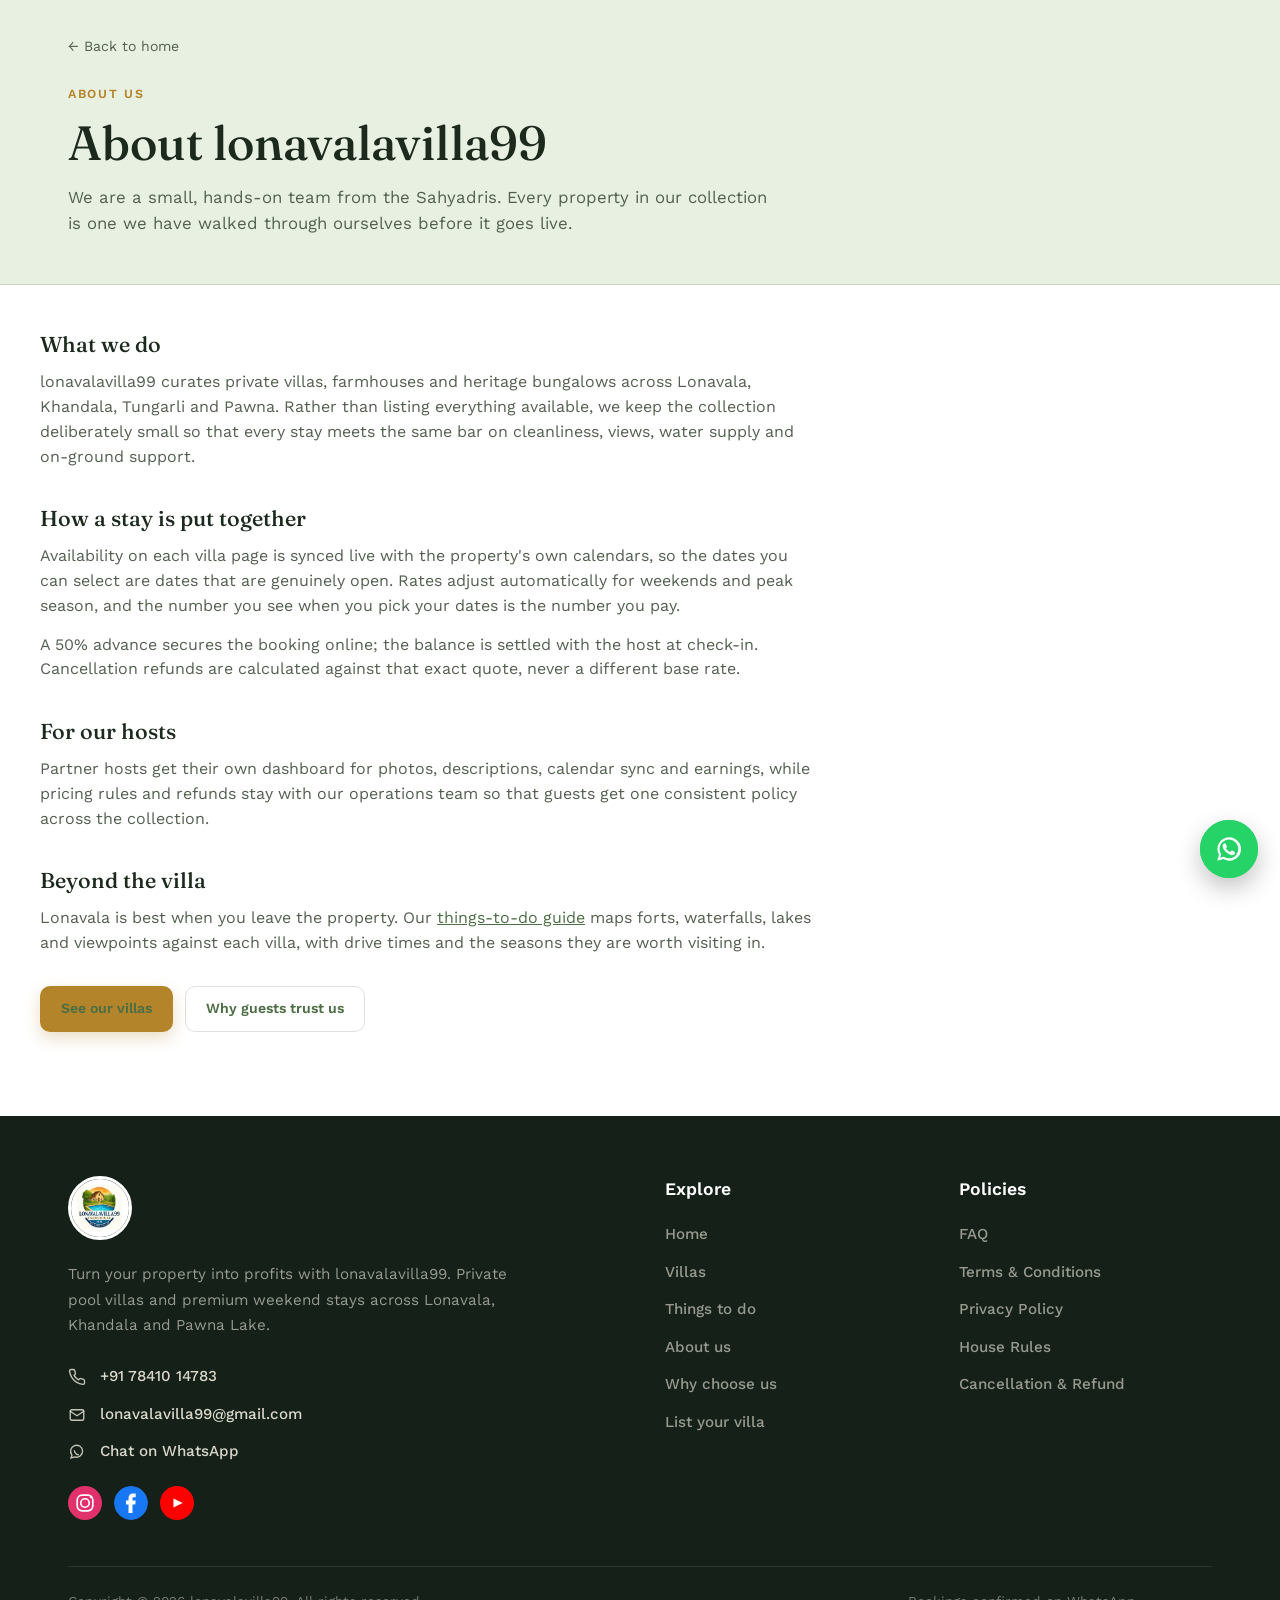
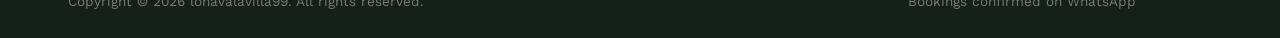
<file: about.html>
<!DOCTYPE html>
<html lang="en">
<head>
<meta charset="UTF-8">
<meta name="viewport" content="width=device-width, initial-scale=1.0">
<title>About lonavalavilla99 | Private villas in Lonavala, Khandala &amp; Pawna</title>
<meta name="description" content="A small, hands-on team from the Sahyadris curating private villas, farmhouses and heritage bungalows across Lonavala, Khandala, Tungarli and Pawna.">
<meta name="robots" content="index, follow">
<link rel="icon" type="image/jpeg" href="logo/logo.jpg">
<link rel="apple-touch-icon" href="logo/logo.jpg">
<link rel="preconnect" href="https://fonts.googleapis.com">
<link rel="preconnect" href="https://fonts.gstatic.com" crossorigin>
<link href="https://fonts.googleapis.com/css2?family=Fraunces:ital,opsz,wght@0,9..144,400;0,9..144,500;0,9..144,600;1,9..144,500&family=Work+Sans:wght@400;500;600&display=swap" rel="stylesheet">
<link rel="stylesheet" href="style.css">
</head>
<body>
<main id="top">
<div class="sp" id="page-about">
    <div class="sp-hero">
      <div class="wrap">
        <a class="dv-back" href="index.html">← Back to home</a>
        <p class="sp-eyebrow">About us</p>
        <h1>About lonavalavilla99</h1>
      <p class="sp-lede">We are a small, hands-on team from the Sahyadris. Every property in our collection is one we have walked through ourselves before it goes live.</p>
      </div>
    </div>
    <div class="wrap sp-body">
      <div class="prose">
        <h2>What we do</h2>
        <p>lonavalavilla99 curates private villas, farmhouses and heritage bungalows across Lonavala, Khandala, Tungarli and Pawna. Rather than listing everything available, we keep the collection deliberately small so that every stay meets the same bar on cleanliness, views, water supply and on-ground support.</p>

        <h2>How a stay is put together</h2>
        <p>Availability on each villa page is synced live with the property's own calendars, so the dates you can select are dates that are genuinely open. Rates adjust automatically for weekends and peak season, and the number you see when you pick your dates is the number you pay.</p>
        <p>A 50% advance secures the booking online; the balance is settled with the host at check-in. Cancellation refunds are calculated against that exact quote, never a different base rate.</p>

        <h2>For our hosts</h2>
        <p>Partner hosts get their own dashboard for photos, descriptions, calendar sync and earnings, while pricing rules and refunds stay with our operations team so that guests get one consistent policy across the collection.</p>

        <h2>Beyond the villa</h2>
        <p>Lonavala is best when you leave the property. Our <a href="things-to-do.html">things-to-do guide</a> maps forts, waterfalls, lakes and viewpoints against each villa, with drive times and the seasons they are worth visiting in.</p>

        <div class="sp-cta">
          <a class="btn btn-brass" href="index.html#villas">See our villas</a>
          <a class="btn btn-outline" href="why-us.html">Why guests trust us</a>
        </div>
      </div>
    </div>
  </div>
</main>

<footer id="contact">
  <div class="wrap">
    <div class="footer-grid">
      <div class="footer-about">
        <img class="footer-logo" src="logo/logo.jpg" alt="lonavalavilla99 logo" width="64" height="64">
        <p class="footer-tag">Turn your property into profits with lonavalavilla99. Private pool villas and premium weekend stays across Lonavala, Khandala and Pawna Lake.</p>
        <ul class="footer-contact">
          <li>
            <svg viewBox="0 0 24 24" fill="none" stroke="currentColor" stroke-width="1.8" stroke-linecap="round" stroke-linejoin="round"><path d="M22 16.9v3a2 2 0 0 1-2.2 2 19.8 19.8 0 0 1-8.6-3.1 19.5 19.5 0 0 1-6-6A19.8 19.8 0 0 1 2.1 4.2 2 2 0 0 1 4.1 2h3a2 2 0 0 1 2 1.7c.1 1 .4 1.9.7 2.8a2 2 0 0 1-.5 2.1L8 9.9a16 16 0 0 0 6 6l1.3-1.3a2 2 0 0 1 2.1-.4c.9.3 1.8.6 2.8.7a2 2 0 0 1 1.7 2Z"/></svg>
            <a href="tel:+917841014783">+91 78410 14783</a>
          </li>
          <li>
            <svg viewBox="0 0 24 24" fill="none" stroke="currentColor" stroke-width="1.8" stroke-linecap="round" stroke-linejoin="round"><rect x="3" y="5" width="18" height="14" rx="2"/><path d="m3 7 9 6 9-6"/></svg>
            <a href="mailto:lonavalavilla99@gmail.com">lonavalavilla99@gmail.com</a>
          </li>
          <li>
            <svg viewBox="0 0 24 24" fill="none" stroke="currentColor" stroke-width="1.8"><path d="M4 20l1.3-3.9A8 8 0 1 1 9 18.6L4 20Z"/><path d="M8.5 9.7c0 3.4 2.8 6.2 6.2 6.2"/></svg>
            <a class="js-wa-link" href="#" target="_blank" rel="noopener">Chat on WhatsApp</a>
          </li>
        </ul>
        <div class="footer-social">
          <a href="https://www.instagram.com/lonavalavilla99" target="_blank" rel="noopener" aria-label="Follow us on Instagram">
            <svg viewBox="0 0 48 48">
              <defs><linearGradient id="igGradFoot" x1="0" y1="48" x2="48" y2="0">
                <stop offset="0%" stop-color="#FFDC80"/><stop offset="25%" stop-color="#FCAF45"/><stop offset="50%" stop-color="#E1306C"/><stop offset="75%" stop-color="#C13584"/><stop offset="100%" stop-color="#833AB4"/>
              </linearGradient></defs>
              <rect width="48" height="48" rx="12" fill="url(#igGradFoot)"/>
              <rect x="13" y="13" width="22" height="22" rx="7" fill="none" stroke="#fff" stroke-width="2.4"/>
              <circle cx="24" cy="24" r="6" fill="none" stroke="#fff" stroke-width="2.4"/>
              <circle cx="32.5" cy="15.5" r="1.8" fill="#fff"/>
            </svg>
          </a>
          <a href="https://www.facebook.com/share/1CdGbVf8nM/?mibextid=wwXIfr" target="_blank" rel="noopener" aria-label="Follow us on Facebook">
            <svg viewBox="0 0 48 48">
              <circle cx="24" cy="24" r="24" fill="#1877F2"/>
              <path d="M27 16h3.6V10.7h-3.9c-4 0-6.2 2.4-6.2 6.5v3.3h-3.6v5.6h3.6V38h5.6V26.1h3.9l.6-5.6h-4.5v-2.8c0-1.3.3-1.7 1.9-1.7Z" fill="#fff"/>
            </svg>
          </a>
          <a href="https://www.youtube.com/@lonavalavilla99" target="_blank" rel="noopener" aria-label="Subscribe on YouTube">
            <svg viewBox="0 0 48 48">
              <rect width="48" height="48" rx="12" fill="#FF0000"/>
              <path d="M19 17.5 32 24 19 30.5Z" fill="#fff"/>
            </svg>
          </a>
        </div>
      </div>
      <div>
        <h4>Explore</h4>
        <ul class="footer-links">
          <li><a href="index.html">Home</a></li>
          <li><a href="index.html#villas">Villas</a></li>
          <li><a href="things-to-do.html">Things to do</a></li>
          <li><a href="about.html">About us</a></li>
          <li><a href="why-us.html">Why choose us</a></li>
          <li><a href="index.html#list-with-us">List your villa</a></li>
        </ul>
      </div>
      <div>
        <h4>Policies</h4>
        <ul class="footer-links">
          <li><a href="index.html#faq">FAQ</a></li>
          <li><a href="terms.html">Terms &amp; Conditions</a></li>
          <li><a href="privacy.html">Privacy Policy</a></li>
          <li><a href="terms.html#terms-6">House Rules</a></li>
          <li><a href="cancellation.html">Cancellation &amp; Refund</a></li>
        </ul>
      </div>
    </div>
    <div class="footer-bottom">
      <span>Copyright © 2026 lonavalavilla99. All rights reserved.</span>
      <span>Bookings confirmed on WhatsApp</span>
    </div>
  </div>
</footer>

<div class="wa-wrap">
  <a class="wa-float js-wa-link" href="#" target="_blank" rel="noopener" aria-label="Chat with us on WhatsApp">
    <span class="ring" aria-hidden="true"></span>
    <svg viewBox="0 0 24 24" fill="currentColor"><path d="M12 2a10 10 0 0 0-8.6 15L2 22l5.2-1.4A10 10 0 1 0 12 2Zm0 18a8 8 0 0 1-4.1-1.1l-.3-.2-3.1.8.8-3-.2-.3A8 8 0 1 1 12 20Zm4.4-5.9c-.2-.1-1.4-.7-1.7-.8-.2-.1-.4-.1-.6.1-.2.2-.6.8-.8 1-.1.2-.3.2-.5.1-.2-.1-1-.4-2-1.2-.7-.7-1.2-1.5-1.4-1.7-.1-.2 0-.4.1-.5.1-.1.2-.3.4-.4.1-.2.2-.3.2-.5.1-.2 0-.4 0-.5 0-.1-.6-1.5-.8-2-.2-.5-.4-.4-.6-.4h-.5c-.2 0-.5.1-.7.3-.2.2-.9.9-.9 2.2 0 1.3.9 2.5 1.1 2.7.1.2 1.9 2.9 4.6 4 .6.3 1.1.4 1.5.6.6.2 1.2.2 1.6.1.5-.1 1.4-.6 1.6-1.1.2-.5.2-1 .1-1.1-.1-.1-.2-.2-.5-.3Z"/></svg>
  </a>
  <span class="wa-tooltip">Chat with us — usually reply in minutes</span>
</div>

<script>
  // Business WhatsApp number: country code first, no + or spaces.
  const WHATSAPP_NUMBER = "917841014783";
  const waLink = m => "https://wa.me/" + WHATSAPP_NUMBER + "?text=" + encodeURIComponent(m);
  document.querySelectorAll(".js-wa-link").forEach(el => {
    el.href = waLink("Hi! I'm looking to rent a villa in Lonavala. Could you help me find one that's available?");
  });
</script>

</body>
</html>
</file>
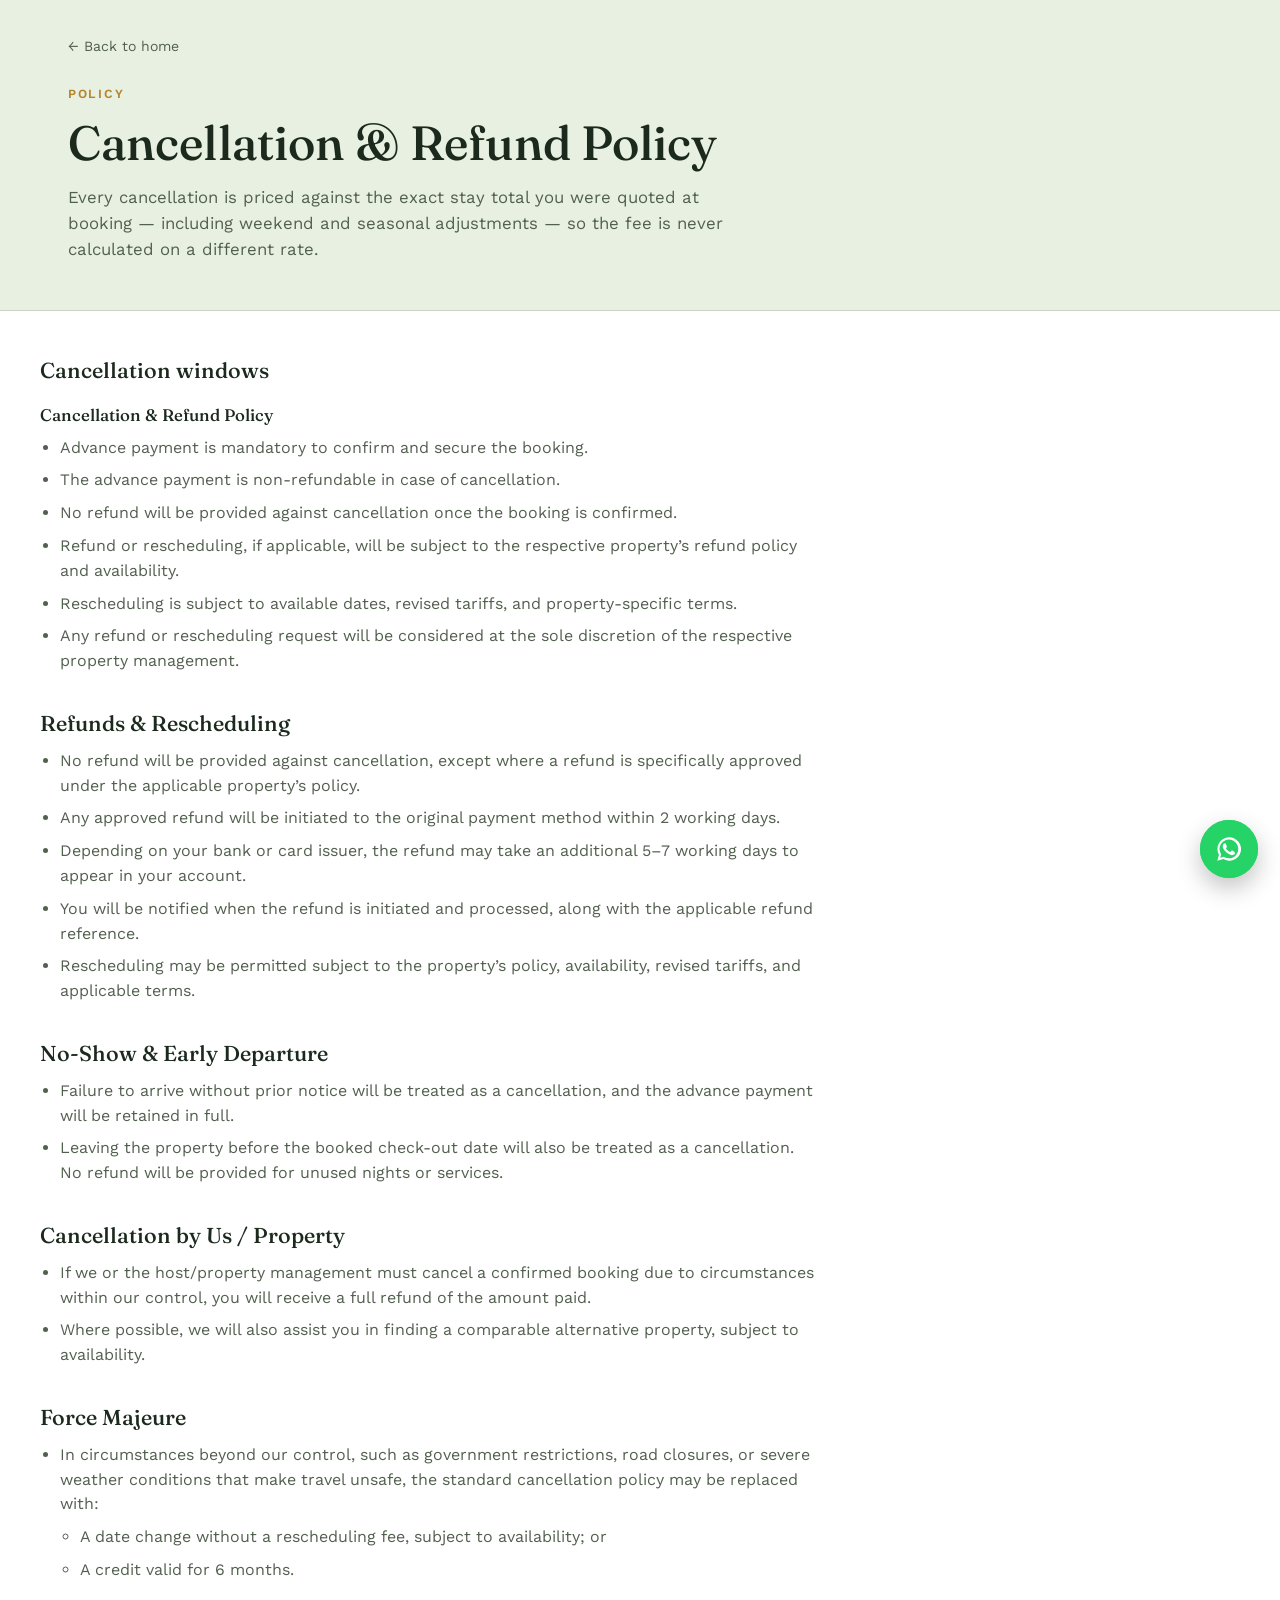
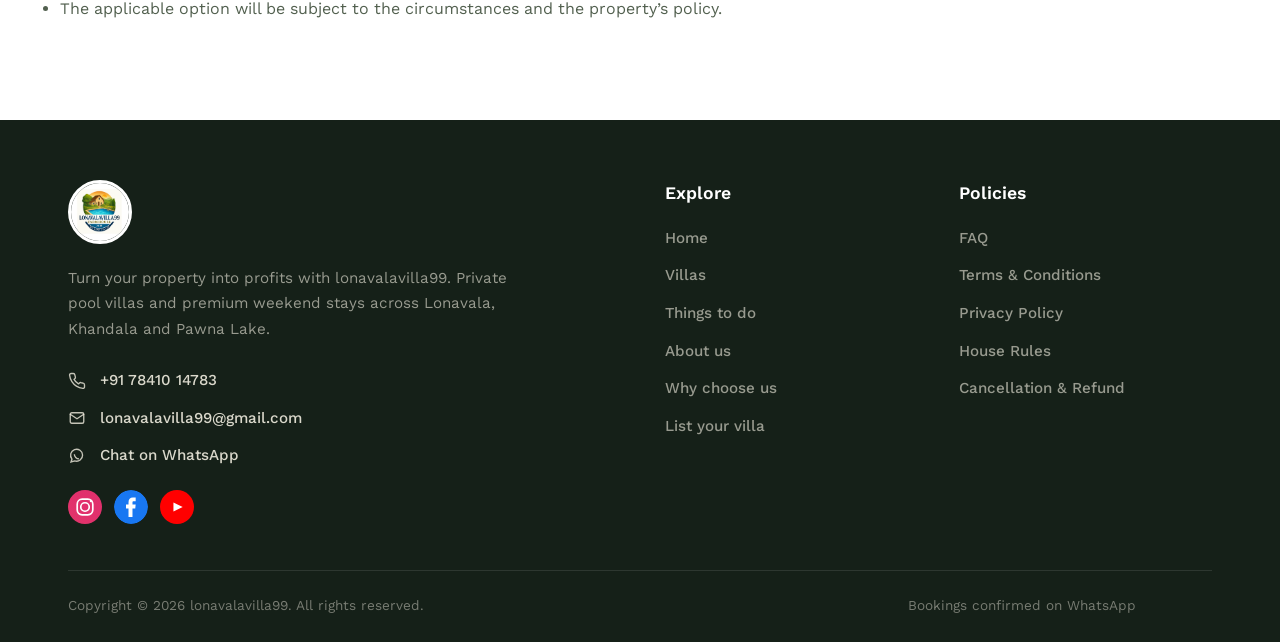
<file: cancellation.html>
<!DOCTYPE html>
<html lang="en">
<head>
<meta charset="UTF-8">
<meta name="viewport" content="width=device-width, initial-scale=1.0">
<title>Cancellation &amp; Refund Policy | lonavalavilla99</title>
<meta name="description" content="Cancellation, refund, rescheduling, no-show and force majeure terms for bookings made on lonavalavilla99.">
<meta name="robots" content="index, follow">
<link rel="icon" type="image/jpeg" href="logo/logo.jpg">
<link rel="apple-touch-icon" href="logo/logo.jpg">
<link rel="preconnect" href="https://fonts.googleapis.com">
<link rel="preconnect" href="https://fonts.gstatic.com" crossorigin>
<link href="https://fonts.googleapis.com/css2?family=Fraunces:ital,opsz,wght@0,9..144,400;0,9..144,500;0,9..144,600;1,9..144,500&family=Work+Sans:wght@400;500;600&display=swap" rel="stylesheet">
<link rel="stylesheet" href="style.css">
</head>
<body>
<main id="top">
<div class="sp" id="page-cancellation">
    <div class="sp-hero">
      <div class="wrap">
        <a class="dv-back" href="index.html">← Back to home</a>
        <p class="sp-eyebrow">Policy</p>
        <h1>Cancellation &amp; Refund Policy</h1>
      <p class="sp-lede">Every cancellation is priced against the exact stay total you were quoted at booking — including weekend and seasonal adjustments — so the fee is never calculated on a different rate.</p>
      </div>
    </div>
    <div class="wrap sp-body">
      <div class="prose">
        <h2>Cancellation windows</h2>
        <h3>Cancellation &amp; Refund Policy</h3>
        <ul>
          <li>Advance payment is mandatory to confirm and secure the booking.</li>
          <li>The advance payment is non-refundable in case of cancellation.</li>
          <li>No refund will be provided against cancellation once the booking is confirmed.</li>
          <li>Refund or rescheduling, if applicable, will be subject to the respective property’s refund policy and availability.</li>
          <li>Rescheduling is subject to available dates, revised tariffs, and property-specific terms.</li>
          <li>Any refund or rescheduling request will be considered at the sole discretion of the respective property management.</li>
        </ul>

        <h2>Refunds &amp; Rescheduling</h2>
        <ul>
          <li>No refund will be provided against cancellation, except where a refund is specifically approved under the applicable property’s policy.</li>
          <li>Any approved refund will be initiated to the original payment method within 2 working days.</li>
          <li>Depending on your bank or card issuer, the refund may take an additional 5–7 working days to appear in your account.</li>
          <li>You will be notified when the refund is initiated and processed, along with the applicable refund reference.</li>
          <li>Rescheduling may be permitted subject to the property’s policy, availability, revised tariffs, and applicable terms.</li>
        </ul>

        <h2>No-Show &amp; Early Departure</h2>
        <ul>
          <li>Failure to arrive without prior notice will be treated as a cancellation, and the advance payment will be retained in full.</li>
          <li>Leaving the property before the booked check-out date will also be treated as a cancellation. No refund will be provided for unused nights or services.</li>
        </ul>

        <h2>Cancellation by Us / Property</h2>
        <ul>
          <li>If we or the host/property management must cancel a confirmed booking due to circumstances within our control, you will receive a full refund of the amount paid.</li>
          <li>Where possible, we will also assist you in finding a comparable alternative property, subject to availability.</li>
        </ul>

        <h2>Force Majeure</h2>
        <ul>
          <li>In circumstances beyond our control, such as government restrictions, road closures, or severe weather conditions that make travel unsafe, the standard cancellation policy may be replaced with:
            <ul>
              <li>A date change without a rescheduling fee, subject to availability; or</li>
              <li>A credit valid for 6 months.</li>
            </ul>
          </li>
          <li>The applicable option will be subject to the circumstances and the property’s policy.</li>
        </ul>
      </div>
    </div>
  </div>
</main>

<footer id="contact">
  <div class="wrap">
    <div class="footer-grid">
      <div class="footer-about">
        <img class="footer-logo" src="logo/logo.jpg" alt="lonavalavilla99 logo" width="64" height="64">
        <p class="footer-tag">Turn your property into profits with lonavalavilla99. Private pool villas and premium weekend stays across Lonavala, Khandala and Pawna Lake.</p>
        <ul class="footer-contact">
          <li>
            <svg viewBox="0 0 24 24" fill="none" stroke="currentColor" stroke-width="1.8" stroke-linecap="round" stroke-linejoin="round"><path d="M22 16.9v3a2 2 0 0 1-2.2 2 19.8 19.8 0 0 1-8.6-3.1 19.5 19.5 0 0 1-6-6A19.8 19.8 0 0 1 2.1 4.2 2 2 0 0 1 4.1 2h3a2 2 0 0 1 2 1.7c.1 1 .4 1.9.7 2.8a2 2 0 0 1-.5 2.1L8 9.9a16 16 0 0 0 6 6l1.3-1.3a2 2 0 0 1 2.1-.4c.9.3 1.8.6 2.8.7a2 2 0 0 1 1.7 2Z"/></svg>
            <a href="tel:+917841014783">+91 78410 14783</a>
          </li>
          <li>
            <svg viewBox="0 0 24 24" fill="none" stroke="currentColor" stroke-width="1.8" stroke-linecap="round" stroke-linejoin="round"><rect x="3" y="5" width="18" height="14" rx="2"/><path d="m3 7 9 6 9-6"/></svg>
            <a href="mailto:lonavalavilla99@gmail.com">lonavalavilla99@gmail.com</a>
          </li>
          <li>
            <svg viewBox="0 0 24 24" fill="none" stroke="currentColor" stroke-width="1.8"><path d="M4 20l1.3-3.9A8 8 0 1 1 9 18.6L4 20Z"/><path d="M8.5 9.7c0 3.4 2.8 6.2 6.2 6.2"/></svg>
            <a class="js-wa-link" href="#" target="_blank" rel="noopener">Chat on WhatsApp</a>
          </li>
        </ul>
        <div class="footer-social">
          <a href="https://www.instagram.com/lonavalavilla99" target="_blank" rel="noopener" aria-label="Follow us on Instagram">
            <svg viewBox="0 0 48 48">
              <defs><linearGradient id="igGradFoot" x1="0" y1="48" x2="48" y2="0">
                <stop offset="0%" stop-color="#FFDC80"/><stop offset="25%" stop-color="#FCAF45"/><stop offset="50%" stop-color="#E1306C"/><stop offset="75%" stop-color="#C13584"/><stop offset="100%" stop-color="#833AB4"/>
              </linearGradient></defs>
              <rect width="48" height="48" rx="12" fill="url(#igGradFoot)"/>
              <rect x="13" y="13" width="22" height="22" rx="7" fill="none" stroke="#fff" stroke-width="2.4"/>
              <circle cx="24" cy="24" r="6" fill="none" stroke="#fff" stroke-width="2.4"/>
              <circle cx="32.5" cy="15.5" r="1.8" fill="#fff"/>
            </svg>
          </a>
          <a href="https://www.facebook.com/share/1CdGbVf8nM/?mibextid=wwXIfr" target="_blank" rel="noopener" aria-label="Follow us on Facebook">
            <svg viewBox="0 0 48 48">
              <circle cx="24" cy="24" r="24" fill="#1877F2"/>
              <path d="M27 16h3.6V10.7h-3.9c-4 0-6.2 2.4-6.2 6.5v3.3h-3.6v5.6h3.6V38h5.6V26.1h3.9l.6-5.6h-4.5v-2.8c0-1.3.3-1.7 1.9-1.7Z" fill="#fff"/>
            </svg>
          </a>
          <a href="https://www.youtube.com/@lonavalavilla99" target="_blank" rel="noopener" aria-label="Subscribe on YouTube">
            <svg viewBox="0 0 48 48">
              <rect width="48" height="48" rx="12" fill="#FF0000"/>
              <path d="M19 17.5 32 24 19 30.5Z" fill="#fff"/>
            </svg>
          </a>
        </div>
      </div>
      <div>
        <h4>Explore</h4>
        <ul class="footer-links">
          <li><a href="index.html">Home</a></li>
          <li><a href="index.html#villas">Villas</a></li>
          <li><a href="things-to-do.html">Things to do</a></li>
          <li><a href="about.html">About us</a></li>
          <li><a href="why-us.html">Why choose us</a></li>
          <li><a href="index.html#list-with-us">List your villa</a></li>
        </ul>
      </div>
      <div>
        <h4>Policies</h4>
        <ul class="footer-links">
          <li><a href="index.html#faq">FAQ</a></li>
          <li><a href="terms.html">Terms &amp; Conditions</a></li>
          <li><a href="privacy.html">Privacy Policy</a></li>
          <li><a href="terms.html#terms-6">House Rules</a></li>
          <li><a href="cancellation.html">Cancellation &amp; Refund</a></li>
        </ul>
      </div>
    </div>
    <div class="footer-bottom">
      <span>Copyright © 2026 lonavalavilla99. All rights reserved.</span>
      <span>Bookings confirmed on WhatsApp</span>
    </div>
  </div>
</footer>

<div class="wa-wrap">
  <a class="wa-float js-wa-link" href="#" target="_blank" rel="noopener" aria-label="Chat with us on WhatsApp">
    <span class="ring" aria-hidden="true"></span>
    <svg viewBox="0 0 24 24" fill="currentColor"><path d="M12 2a10 10 0 0 0-8.6 15L2 22l5.2-1.4A10 10 0 1 0 12 2Zm0 18a8 8 0 0 1-4.1-1.1l-.3-.2-3.1.8.8-3-.2-.3A8 8 0 1 1 12 20Zm4.4-5.9c-.2-.1-1.4-.7-1.7-.8-.2-.1-.4-.1-.6.1-.2.2-.6.8-.8 1-.1.2-.3.2-.5.1-.2-.1-1-.4-2-1.2-.7-.7-1.2-1.5-1.4-1.7-.1-.2 0-.4.1-.5.1-.1.2-.3.4-.4.1-.2.2-.3.2-.5.1-.2 0-.4 0-.5 0-.1-.6-1.5-.8-2-.2-.5-.4-.4-.6-.4h-.5c-.2 0-.5.1-.7.3-.2.2-.9.9-.9 2.2 0 1.3.9 2.5 1.1 2.7.1.2 1.9 2.9 4.6 4 .6.3 1.1.4 1.5.6.6.2 1.2.2 1.6.1.5-.1 1.4-.6 1.6-1.1.2-.5.2-1 .1-1.1-.1-.1-.2-.2-.5-.3Z"/></svg>
  </a>
  <span class="wa-tooltip">Chat with us — usually reply in minutes</span>
</div>

<script>
  // Business WhatsApp number: country code first, no + or spaces.
  const WHATSAPP_NUMBER = "917841014783";
  const waLink = m => "https://wa.me/" + WHATSAPP_NUMBER + "?text=" + encodeURIComponent(m);
  document.querySelectorAll(".js-wa-link").forEach(el => {
    el.href = waLink("Hi! I'm looking to rent a villa in Lonavala. Could you help me find one that's available?");
  });
</script>

</body>
</html>
</file>
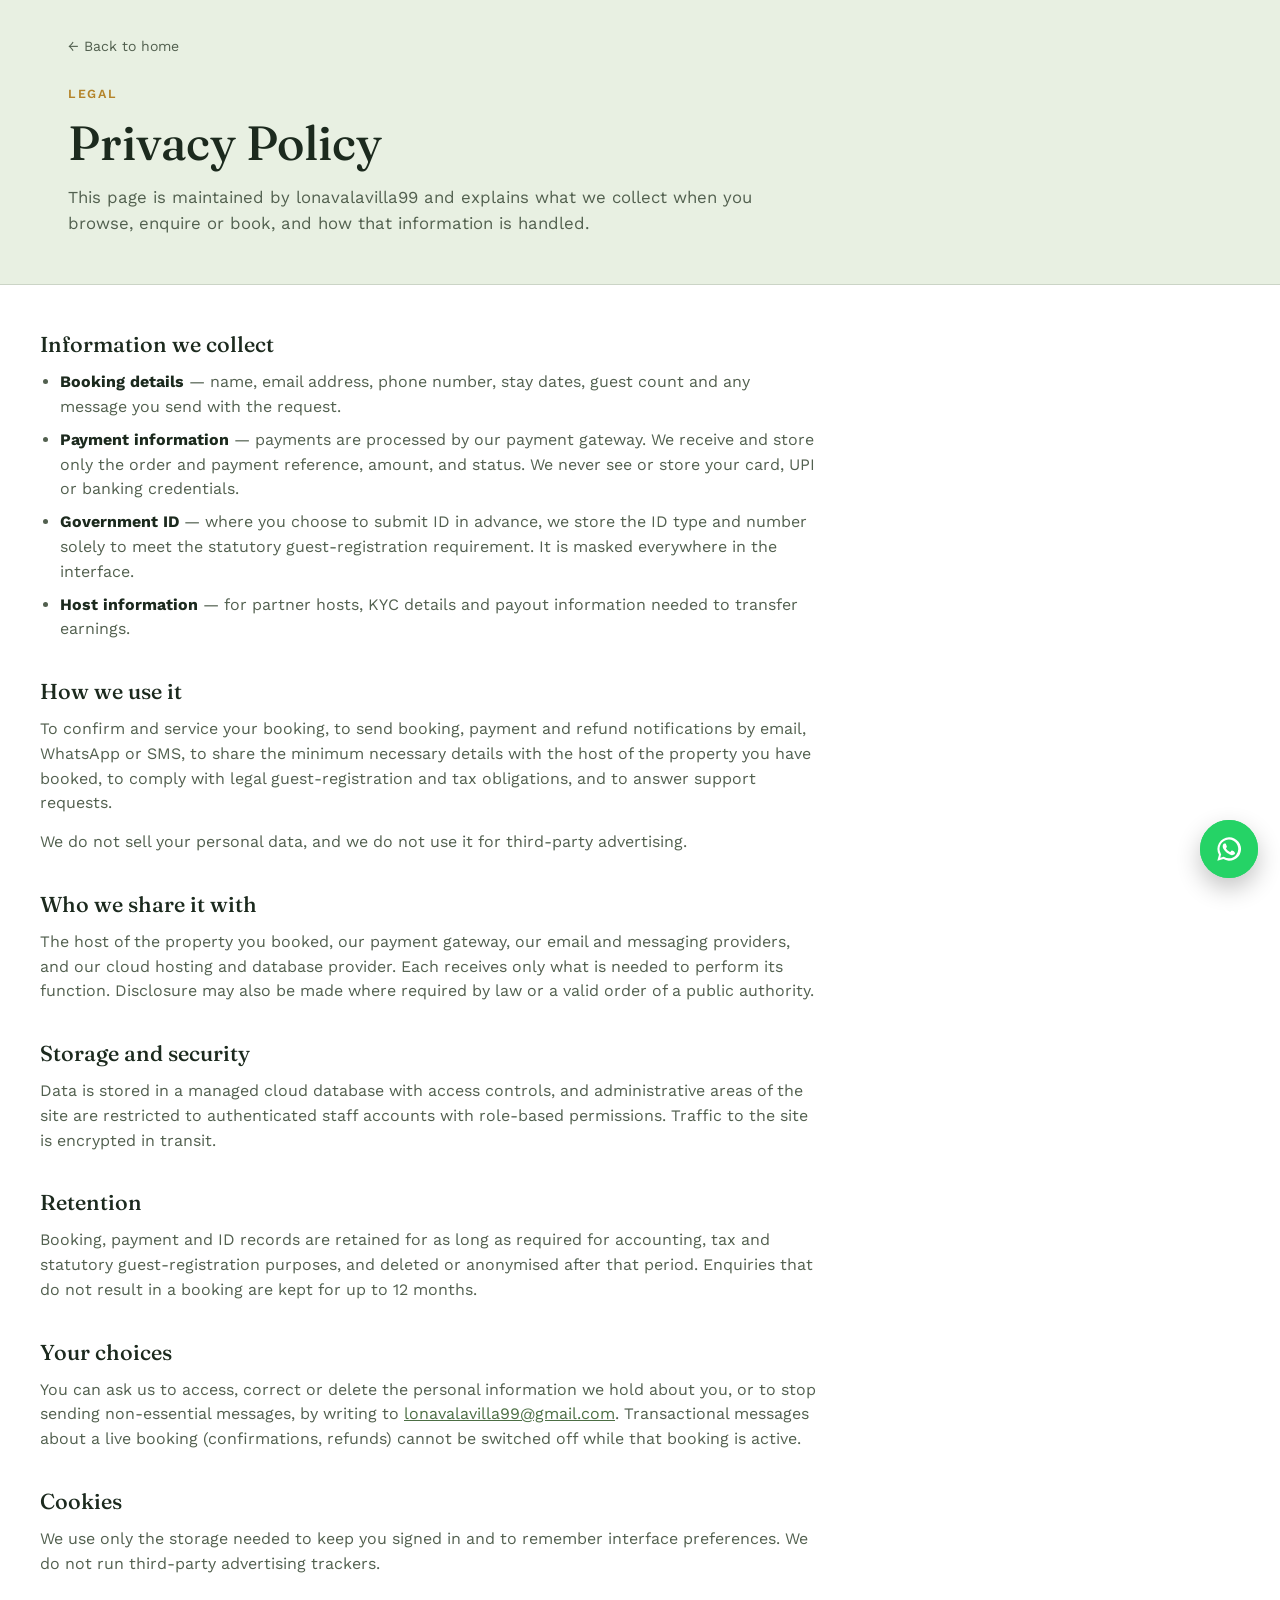
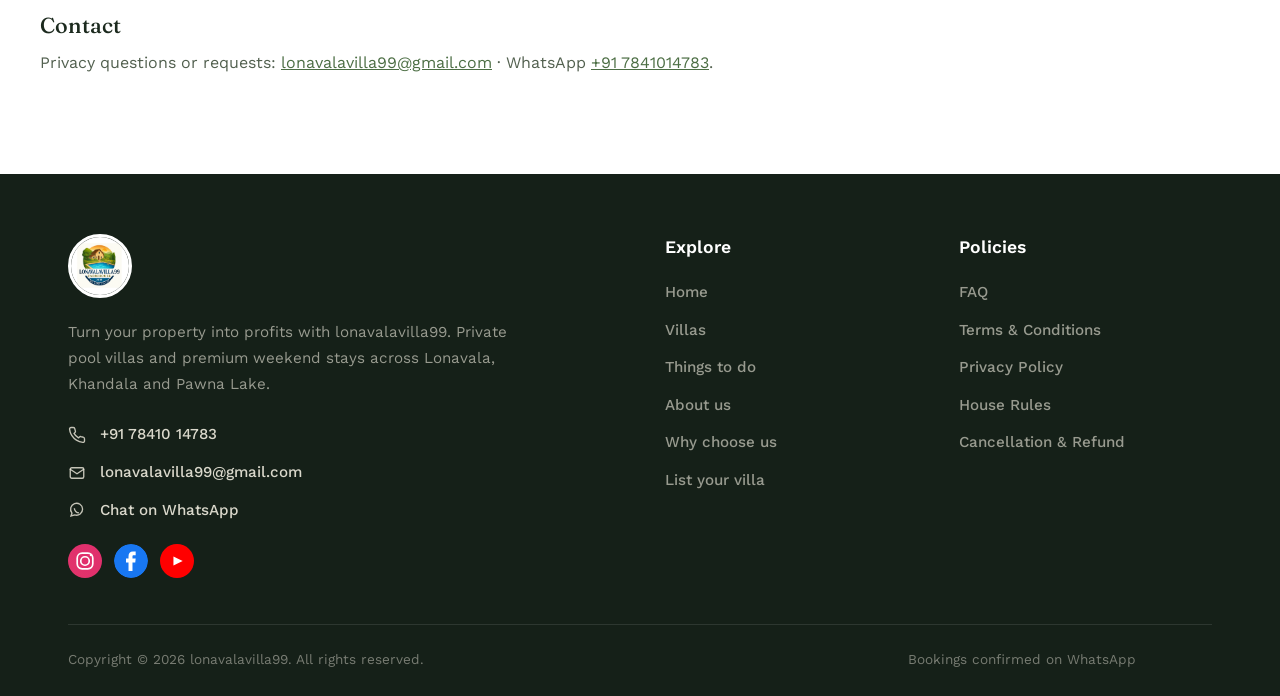
<file: privacy.html>
<!DOCTYPE html>
<html lang="en">
<head>
<meta charset="UTF-8">
<meta name="viewport" content="width=device-width, initial-scale=1.0">
<title>Privacy Policy | lonavalavilla99</title>
<meta name="description" content="What lonavalavilla99 collects when you browse, enquire or book, how it is used and shared, how long it is kept, and your choices.">
<meta name="robots" content="index, follow">
<link rel="icon" type="image/jpeg" href="logo/logo.jpg">
<link rel="apple-touch-icon" href="logo/logo.jpg">
<link rel="preconnect" href="https://fonts.googleapis.com">
<link rel="preconnect" href="https://fonts.gstatic.com" crossorigin>
<link href="https://fonts.googleapis.com/css2?family=Fraunces:ital,opsz,wght@0,9..144,400;0,9..144,500;0,9..144,600;1,9..144,500&family=Work+Sans:wght@400;500;600&display=swap" rel="stylesheet">
<link rel="stylesheet" href="style.css">
</head>
<body>
<main id="top">
<div class="sp" id="page-privacy">
    <div class="sp-hero">
      <div class="wrap">
        <a class="dv-back" href="index.html">← Back to home</a>
        <p class="sp-eyebrow">Legal</p>
        <h1>Privacy Policy</h1>
      <p class="sp-lede">This page is maintained by lonavalavilla99 and explains what we collect when you browse, enquire or book, and how that information is handled.</p>
      </div>
    </div>
    <div class="wrap sp-body">
      <div class="prose">
        <h2>Information we collect</h2>
        <ul>
          <li><strong>Booking details</strong> — name, email address, phone number, stay dates, guest count and any message you send with the request.</li>
          <li><strong>Payment information</strong> — payments are processed by our payment gateway. We receive and store only the order and payment reference, amount, and status. We never see or store your card, UPI or banking credentials.</li>
          <li><strong>Government ID</strong> — where you choose to submit ID in advance, we store the ID type and number solely to meet the statutory guest-registration requirement. It is masked everywhere in the interface.</li>
          <li><strong>Host information</strong> — for partner hosts, KYC details and payout information needed to transfer earnings.</li>
        </ul>

        <h2>How we use it</h2>
        <p>To confirm and service your booking, to send booking, payment and refund notifications by email, WhatsApp or SMS, to share the minimum necessary details with the host of the property you have booked, to comply with legal guest-registration and tax obligations, and to answer support requests.</p>
        <p>We do not sell your personal data, and we do not use it for third-party advertising.</p>

        <h2>Who we share it with</h2>
        <p>The host of the property you booked, our payment gateway, our email and messaging providers, and our cloud hosting and database provider. Each receives only what is needed to perform its function. Disclosure may also be made where required by law or a valid order of a public authority.</p>

        <h2>Storage and security</h2>
        <p>Data is stored in a managed cloud database with access controls, and administrative areas of the site are restricted to authenticated staff accounts with role-based permissions. Traffic to the site is encrypted in transit.</p>

        <h2>Retention</h2>
        <p>Booking, payment and ID records are retained for as long as required for accounting, tax and statutory guest-registration purposes, and deleted or anonymised after that period. Enquiries that do not result in a booking are kept for up to 12 months.</p>

        <h2>Your choices</h2>
        <p>You can ask us to access, correct or delete the personal information we hold about you, or to stop sending non-essential messages, by writing to <a href="mailto:lonavalavilla99@gmail.com">lonavalavilla99@gmail.com</a>. Transactional messages about a live booking (confirmations, refunds) cannot be switched off while that booking is active.</p>

        <h2>Cookies</h2>
        <p>We use only the storage needed to keep you signed in and to remember interface preferences. We do not run third-party advertising trackers.</p>

        <h2>Contact</h2>
        <p>Privacy questions or requests: <a href="mailto:lonavalavilla99@gmail.com">lonavalavilla99@gmail.com</a> · WhatsApp <a href="https://wa.me/917841014783" target="_blank" rel="noopener">+91 7841014783</a>.</p>
      </div>
    </div>
  </div>
</main>

<footer id="contact">
  <div class="wrap">
    <div class="footer-grid">
      <div class="footer-about">
        <img class="footer-logo" src="logo/logo.jpg" alt="lonavalavilla99 logo" width="64" height="64">
        <p class="footer-tag">Turn your property into profits with lonavalavilla99. Private pool villas and premium weekend stays across Lonavala, Khandala and Pawna Lake.</p>
        <ul class="footer-contact">
          <li>
            <svg viewBox="0 0 24 24" fill="none" stroke="currentColor" stroke-width="1.8" stroke-linecap="round" stroke-linejoin="round"><path d="M22 16.9v3a2 2 0 0 1-2.2 2 19.8 19.8 0 0 1-8.6-3.1 19.5 19.5 0 0 1-6-6A19.8 19.8 0 0 1 2.1 4.2 2 2 0 0 1 4.1 2h3a2 2 0 0 1 2 1.7c.1 1 .4 1.9.7 2.8a2 2 0 0 1-.5 2.1L8 9.9a16 16 0 0 0 6 6l1.3-1.3a2 2 0 0 1 2.1-.4c.9.3 1.8.6 2.8.7a2 2 0 0 1 1.7 2Z"/></svg>
            <a href="tel:+917841014783">+91 78410 14783</a>
          </li>
          <li>
            <svg viewBox="0 0 24 24" fill="none" stroke="currentColor" stroke-width="1.8" stroke-linecap="round" stroke-linejoin="round"><rect x="3" y="5" width="18" height="14" rx="2"/><path d="m3 7 9 6 9-6"/></svg>
            <a href="mailto:lonavalavilla99@gmail.com">lonavalavilla99@gmail.com</a>
          </li>
          <li>
            <svg viewBox="0 0 24 24" fill="none" stroke="currentColor" stroke-width="1.8"><path d="M4 20l1.3-3.9A8 8 0 1 1 9 18.6L4 20Z"/><path d="M8.5 9.7c0 3.4 2.8 6.2 6.2 6.2"/></svg>
            <a class="js-wa-link" href="#" target="_blank" rel="noopener">Chat on WhatsApp</a>
          </li>
        </ul>
        <div class="footer-social">
          <a href="https://www.instagram.com/lonavalavilla99" target="_blank" rel="noopener" aria-label="Follow us on Instagram">
            <svg viewBox="0 0 48 48">
              <defs><linearGradient id="igGradFoot" x1="0" y1="48" x2="48" y2="0">
                <stop offset="0%" stop-color="#FFDC80"/><stop offset="25%" stop-color="#FCAF45"/><stop offset="50%" stop-color="#E1306C"/><stop offset="75%" stop-color="#C13584"/><stop offset="100%" stop-color="#833AB4"/>
              </linearGradient></defs>
              <rect width="48" height="48" rx="12" fill="url(#igGradFoot)"/>
              <rect x="13" y="13" width="22" height="22" rx="7" fill="none" stroke="#fff" stroke-width="2.4"/>
              <circle cx="24" cy="24" r="6" fill="none" stroke="#fff" stroke-width="2.4"/>
              <circle cx="32.5" cy="15.5" r="1.8" fill="#fff"/>
            </svg>
          </a>
          <a href="https://www.facebook.com/share/1CdGbVf8nM/?mibextid=wwXIfr" target="_blank" rel="noopener" aria-label="Follow us on Facebook">
            <svg viewBox="0 0 48 48">
              <circle cx="24" cy="24" r="24" fill="#1877F2"/>
              <path d="M27 16h3.6V10.7h-3.9c-4 0-6.2 2.4-6.2 6.5v3.3h-3.6v5.6h3.6V38h5.6V26.1h3.9l.6-5.6h-4.5v-2.8c0-1.3.3-1.7 1.9-1.7Z" fill="#fff"/>
            </svg>
          </a>
          <a href="https://www.youtube.com/@lonavalavilla99" target="_blank" rel="noopener" aria-label="Subscribe on YouTube">
            <svg viewBox="0 0 48 48">
              <rect width="48" height="48" rx="12" fill="#FF0000"/>
              <path d="M19 17.5 32 24 19 30.5Z" fill="#fff"/>
            </svg>
          </a>
        </div>
      </div>
      <div>
        <h4>Explore</h4>
        <ul class="footer-links">
          <li><a href="index.html">Home</a></li>
          <li><a href="index.html#villas">Villas</a></li>
          <li><a href="things-to-do.html">Things to do</a></li>
          <li><a href="about.html">About us</a></li>
          <li><a href="why-us.html">Why choose us</a></li>
          <li><a href="index.html#list-with-us">List your villa</a></li>
        </ul>
      </div>
      <div>
        <h4>Policies</h4>
        <ul class="footer-links">
          <li><a href="index.html#faq">FAQ</a></li>
          <li><a href="terms.html">Terms &amp; Conditions</a></li>
          <li><a href="privacy.html">Privacy Policy</a></li>
          <li><a href="terms.html#terms-6">House Rules</a></li>
          <li><a href="cancellation.html">Cancellation &amp; Refund</a></li>
        </ul>
      </div>
    </div>
    <div class="footer-bottom">
      <span>Copyright © 2026 lonavalavilla99. All rights reserved.</span>
      <span>Bookings confirmed on WhatsApp</span>
    </div>
  </div>
</footer>

<div class="wa-wrap">
  <a class="wa-float js-wa-link" href="#" target="_blank" rel="noopener" aria-label="Chat with us on WhatsApp">
    <span class="ring" aria-hidden="true"></span>
    <svg viewBox="0 0 24 24" fill="currentColor"><path d="M12 2a10 10 0 0 0-8.6 15L2 22l5.2-1.4A10 10 0 1 0 12 2Zm0 18a8 8 0 0 1-4.1-1.1l-.3-.2-3.1.8.8-3-.2-.3A8 8 0 1 1 12 20Zm4.4-5.9c-.2-.1-1.4-.7-1.7-.8-.2-.1-.4-.1-.6.1-.2.2-.6.8-.8 1-.1.2-.3.2-.5.1-.2-.1-1-.4-2-1.2-.7-.7-1.2-1.5-1.4-1.7-.1-.2 0-.4.1-.5.1-.1.2-.3.4-.4.1-.2.2-.3.2-.5.1-.2 0-.4 0-.5 0-.1-.6-1.5-.8-2-.2-.5-.4-.4-.6-.4h-.5c-.2 0-.5.1-.7.3-.2.2-.9.9-.9 2.2 0 1.3.9 2.5 1.1 2.7.1.2 1.9 2.9 4.6 4 .6.3 1.1.4 1.5.6.6.2 1.2.2 1.6.1.5-.1 1.4-.6 1.6-1.1.2-.5.2-1 .1-1.1-.1-.1-.2-.2-.5-.3Z"/></svg>
  </a>
  <span class="wa-tooltip">Chat with us — usually reply in minutes</span>
</div>

<script>
  // Business WhatsApp number: country code first, no + or spaces.
  const WHATSAPP_NUMBER = "917841014783";
  const waLink = m => "https://wa.me/" + WHATSAPP_NUMBER + "?text=" + encodeURIComponent(m);
  document.querySelectorAll(".js-wa-link").forEach(el => {
    el.href = waLink("Hi! I'm looking to rent a villa in Lonavala. Could you help me find one that's available?");
  });
</script>

</body>
</html>
</file>
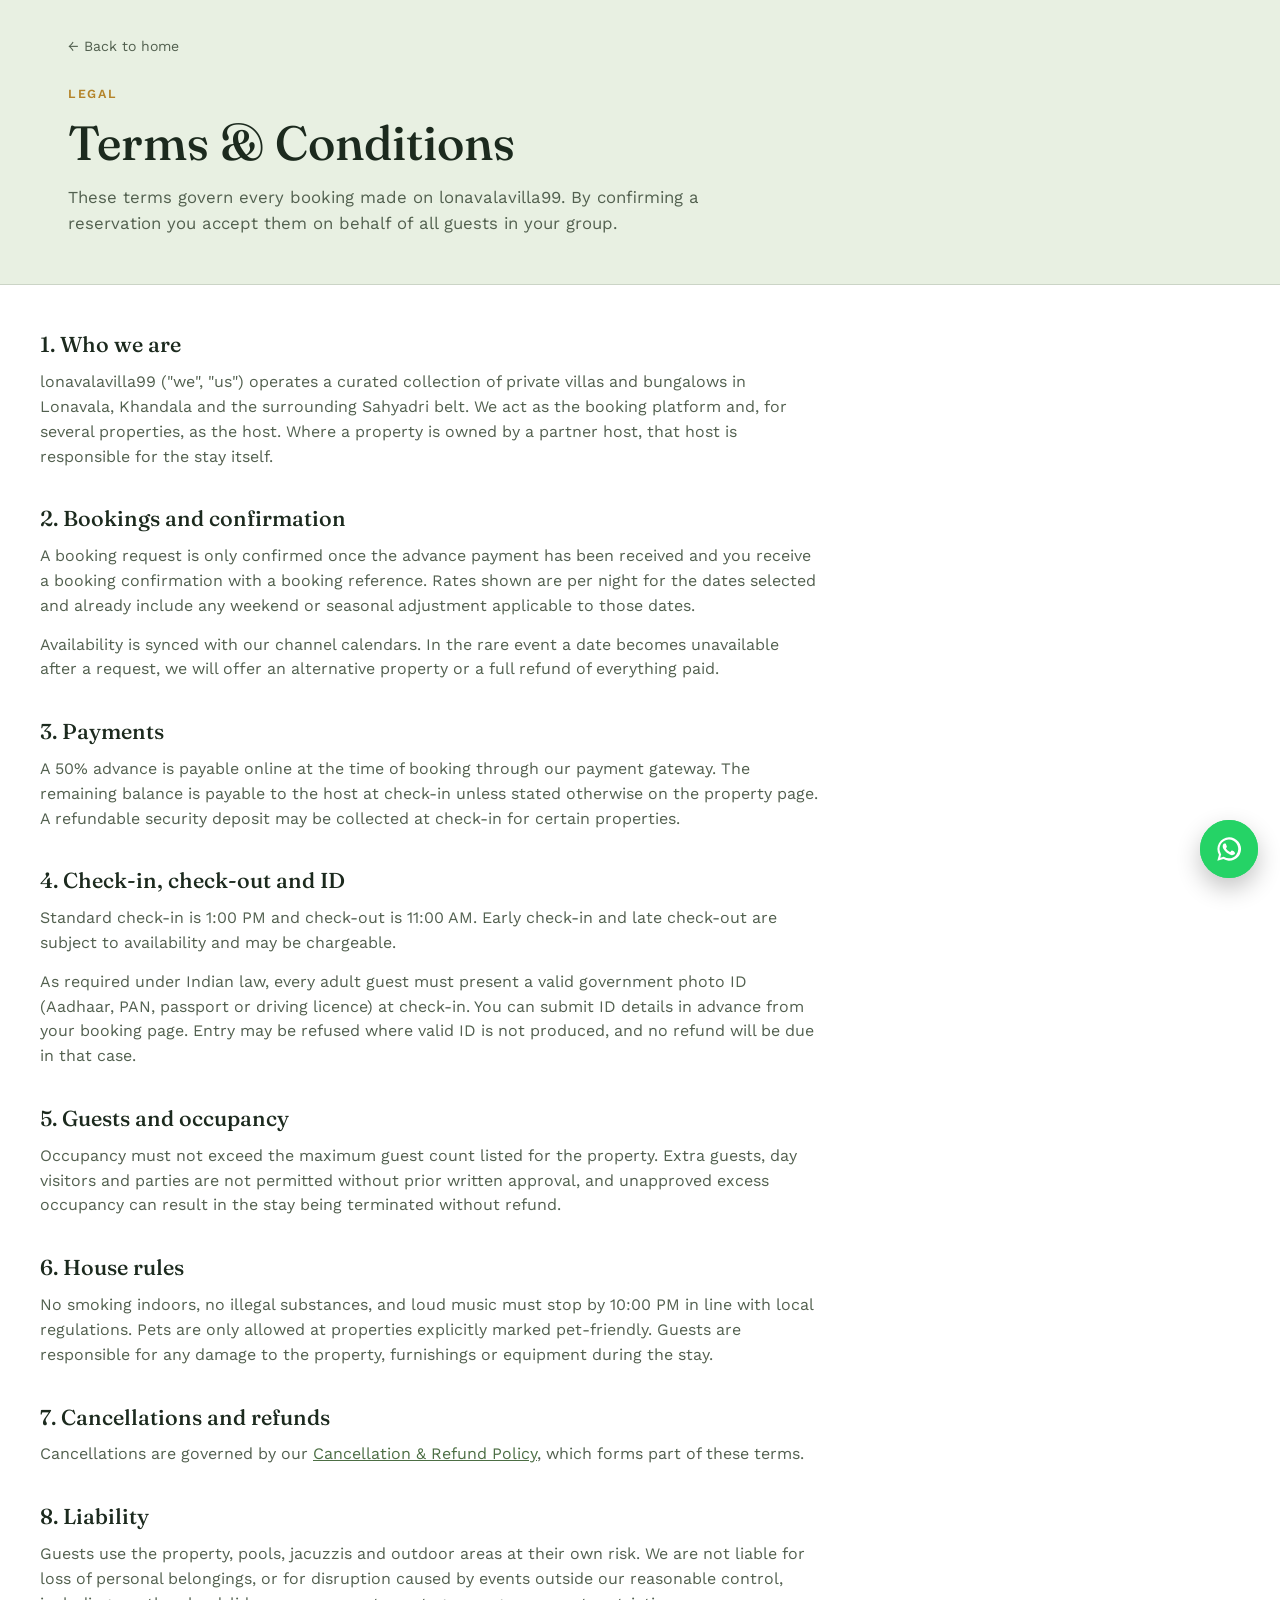
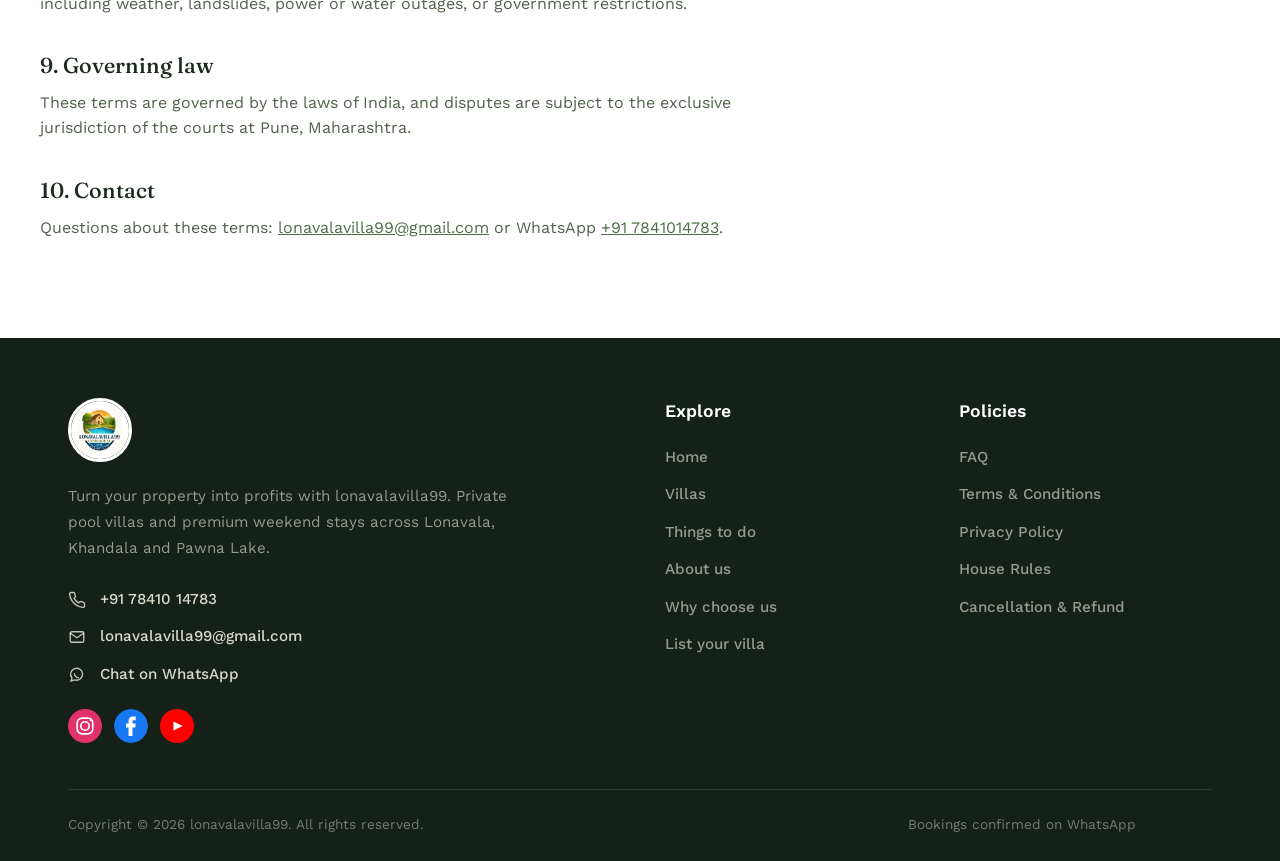
<file: terms.html>
<!DOCTYPE html>
<html lang="en">
<head>
<meta charset="UTF-8">
<meta name="viewport" content="width=device-width, initial-scale=1.0">
<title>Terms &amp; Conditions | lonavalavilla99</title>
<meta name="description" content="Terms governing every booking made on lonavalavilla99: confirmation, payments, check-in, ID, occupancy, house rules, liability and governing law.">
<meta name="robots" content="index, follow">
<link rel="icon" type="image/jpeg" href="logo/logo.jpg">
<link rel="apple-touch-icon" href="logo/logo.jpg">
<link rel="preconnect" href="https://fonts.googleapis.com">
<link rel="preconnect" href="https://fonts.gstatic.com" crossorigin>
<link href="https://fonts.googleapis.com/css2?family=Fraunces:ital,opsz,wght@0,9..144,400;0,9..144,500;0,9..144,600;1,9..144,500&family=Work+Sans:wght@400;500;600&display=swap" rel="stylesheet">
<link rel="stylesheet" href="style.css">
</head>
<body>
<main id="top">
<div class="sp" id="page-terms">
    <div class="sp-hero">
      <div class="wrap">
        <a class="dv-back" href="index.html">← Back to home</a>
        <p class="sp-eyebrow">Legal</p>
        <h1>Terms &amp; Conditions</h1>
      <p class="sp-lede">These terms govern every booking made on lonavalavilla99. By confirming a reservation you accept them on behalf of all guests in your group.</p>
      </div>
    </div>
    <div class="wrap sp-body">
      <div class="prose">
        <h2 id="terms-1">1. Who we are</h2>
        <p>lonavalavilla99 ("we", "us") operates a curated collection of private villas and bungalows in Lonavala, Khandala and the surrounding Sahyadri belt. We act as the booking platform and, for several properties, as the host. Where a property is owned by a partner host, that host is responsible for the stay itself.</p>

        <h2 id="terms-2">2. Bookings and confirmation</h2>
        <p>A booking request is only confirmed once the advance payment has been received and you receive a booking confirmation with a booking reference. Rates shown are per night for the dates selected and already include any weekend or seasonal adjustment applicable to those dates.</p>
        <p>Availability is synced with our channel calendars. In the rare event a date becomes unavailable after a request, we will offer an alternative property or a full refund of everything paid.</p>

        <h2 id="terms-3">3. Payments</h2>
        <p>A 50% advance is payable online at the time of booking through our payment gateway. The remaining balance is payable to the host at check-in unless stated otherwise on the property page. A refundable security deposit may be collected at check-in for certain properties.</p>

        <h2 id="terms-4">4. Check-in, check-out and ID</h2>
        <p>Standard check-in is 1:00 PM and check-out is 11:00 AM. Early check-in and late check-out are subject to availability and may be chargeable.</p>
        <p>As required under Indian law, every adult guest must present a valid government photo ID (Aadhaar, PAN, passport or driving licence) at check-in. You can submit ID details in advance from your booking page. Entry may be refused where valid ID is not produced, and no refund will be due in that case.</p>

        <h2 id="terms-5">5. Guests and occupancy</h2>
        <p>Occupancy must not exceed the maximum guest count listed for the property. Extra guests, day visitors and parties are not permitted without prior written approval, and unapproved excess occupancy can result in the stay being terminated without refund.</p>

        <h2 id="terms-6">6. House rules</h2>
        <p>No smoking indoors, no illegal substances, and loud music must stop by 10:00 PM in line with local regulations. Pets are only allowed at properties explicitly marked pet-friendly. Guests are responsible for any damage to the property, furnishings or equipment during the stay.</p>

        <h2 id="terms-7">7. Cancellations and refunds</h2>
        <p>Cancellations are governed by our <a href="cancellation.html">Cancellation &amp; Refund Policy</a>, which forms part of these terms.</p>

        <h2 id="terms-8">8. Liability</h2>
        <p>Guests use the property, pools, jacuzzis and outdoor areas at their own risk. We are not liable for loss of personal belongings, or for disruption caused by events outside our reasonable control, including weather, landslides, power or water outages, or government restrictions.</p>

        <h2 id="terms-9">9. Governing law</h2>
        <p>These terms are governed by the laws of India, and disputes are subject to the exclusive jurisdiction of the courts at Pune, Maharashtra.</p>

        <h2 id="terms-10">10. Contact</h2>
        <p>Questions about these terms: <a href="mailto:lonavalavilla99@gmail.com">lonavalavilla99@gmail.com</a> or WhatsApp <a href="https://wa.me/917841014783" target="_blank" rel="noopener">+91 7841014783</a>.</p>
      </div>
    </div>
  </div>
</main>

<footer id="contact">
  <div class="wrap">
    <div class="footer-grid">
      <div class="footer-about">
        <img class="footer-logo" src="logo/logo.jpg" alt="lonavalavilla99 logo" width="64" height="64">
        <p class="footer-tag">Turn your property into profits with lonavalavilla99. Private pool villas and premium weekend stays across Lonavala, Khandala and Pawna Lake.</p>
        <ul class="footer-contact">
          <li>
            <svg viewBox="0 0 24 24" fill="none" stroke="currentColor" stroke-width="1.8" stroke-linecap="round" stroke-linejoin="round"><path d="M22 16.9v3a2 2 0 0 1-2.2 2 19.8 19.8 0 0 1-8.6-3.1 19.5 19.5 0 0 1-6-6A19.8 19.8 0 0 1 2.1 4.2 2 2 0 0 1 4.1 2h3a2 2 0 0 1 2 1.7c.1 1 .4 1.9.7 2.8a2 2 0 0 1-.5 2.1L8 9.9a16 16 0 0 0 6 6l1.3-1.3a2 2 0 0 1 2.1-.4c.9.3 1.8.6 2.8.7a2 2 0 0 1 1.7 2Z"/></svg>
            <a href="tel:+917841014783">+91 78410 14783</a>
          </li>
          <li>
            <svg viewBox="0 0 24 24" fill="none" stroke="currentColor" stroke-width="1.8" stroke-linecap="round" stroke-linejoin="round"><rect x="3" y="5" width="18" height="14" rx="2"/><path d="m3 7 9 6 9-6"/></svg>
            <a href="mailto:lonavalavilla99@gmail.com">lonavalavilla99@gmail.com</a>
          </li>
          <li>
            <svg viewBox="0 0 24 24" fill="none" stroke="currentColor" stroke-width="1.8"><path d="M4 20l1.3-3.9A8 8 0 1 1 9 18.6L4 20Z"/><path d="M8.5 9.7c0 3.4 2.8 6.2 6.2 6.2"/></svg>
            <a class="js-wa-link" href="#" target="_blank" rel="noopener">Chat on WhatsApp</a>
          </li>
        </ul>
        <div class="footer-social">
          <a href="https://www.instagram.com/lonavalavilla99" target="_blank" rel="noopener" aria-label="Follow us on Instagram">
            <svg viewBox="0 0 48 48">
              <defs><linearGradient id="igGradFoot" x1="0" y1="48" x2="48" y2="0">
                <stop offset="0%" stop-color="#FFDC80"/><stop offset="25%" stop-color="#FCAF45"/><stop offset="50%" stop-color="#E1306C"/><stop offset="75%" stop-color="#C13584"/><stop offset="100%" stop-color="#833AB4"/>
              </linearGradient></defs>
              <rect width="48" height="48" rx="12" fill="url(#igGradFoot)"/>
              <rect x="13" y="13" width="22" height="22" rx="7" fill="none" stroke="#fff" stroke-width="2.4"/>
              <circle cx="24" cy="24" r="6" fill="none" stroke="#fff" stroke-width="2.4"/>
              <circle cx="32.5" cy="15.5" r="1.8" fill="#fff"/>
            </svg>
          </a>
          <a href="https://www.facebook.com/share/1CdGbVf8nM/?mibextid=wwXIfr" target="_blank" rel="noopener" aria-label="Follow us on Facebook">
            <svg viewBox="0 0 48 48">
              <circle cx="24" cy="24" r="24" fill="#1877F2"/>
              <path d="M27 16h3.6V10.7h-3.9c-4 0-6.2 2.4-6.2 6.5v3.3h-3.6v5.6h3.6V38h5.6V26.1h3.9l.6-5.6h-4.5v-2.8c0-1.3.3-1.7 1.9-1.7Z" fill="#fff"/>
            </svg>
          </a>
          <a href="https://www.youtube.com/@lonavalavilla99" target="_blank" rel="noopener" aria-label="Subscribe on YouTube">
            <svg viewBox="0 0 48 48">
              <rect width="48" height="48" rx="12" fill="#FF0000"/>
              <path d="M19 17.5 32 24 19 30.5Z" fill="#fff"/>
            </svg>
          </a>
        </div>
      </div>
      <div>
        <h4>Explore</h4>
        <ul class="footer-links">
          <li><a href="index.html">Home</a></li>
          <li><a href="index.html#villas">Villas</a></li>
          <li><a href="things-to-do.html">Things to do</a></li>
          <li><a href="about.html">About us</a></li>
          <li><a href="why-us.html">Why choose us</a></li>
          <li><a href="index.html#list-with-us">List your villa</a></li>
        </ul>
      </div>
      <div>
        <h4>Policies</h4>
        <ul class="footer-links">
          <li><a href="index.html#faq">FAQ</a></li>
          <li><a href="terms.html">Terms &amp; Conditions</a></li>
          <li><a href="privacy.html">Privacy Policy</a></li>
          <li><a href="terms.html#terms-6">House Rules</a></li>
          <li><a href="cancellation.html">Cancellation &amp; Refund</a></li>
        </ul>
      </div>
    </div>
    <div class="footer-bottom">
      <span>Copyright © 2026 lonavalavilla99. All rights reserved.</span>
      <span>Bookings confirmed on WhatsApp</span>
    </div>
  </div>
</footer>

<div class="wa-wrap">
  <a class="wa-float js-wa-link" href="#" target="_blank" rel="noopener" aria-label="Chat with us on WhatsApp">
    <span class="ring" aria-hidden="true"></span>
    <svg viewBox="0 0 24 24" fill="currentColor"><path d="M12 2a10 10 0 0 0-8.6 15L2 22l5.2-1.4A10 10 0 1 0 12 2Zm0 18a8 8 0 0 1-4.1-1.1l-.3-.2-3.1.8.8-3-.2-.3A8 8 0 1 1 12 20Zm4.4-5.9c-.2-.1-1.4-.7-1.7-.8-.2-.1-.4-.1-.6.1-.2.2-.6.8-.8 1-.1.2-.3.2-.5.1-.2-.1-1-.4-2-1.2-.7-.7-1.2-1.5-1.4-1.7-.1-.2 0-.4.1-.5.1-.1.2-.3.4-.4.1-.2.2-.3.2-.5.1-.2 0-.4 0-.5 0-.1-.6-1.5-.8-2-.2-.5-.4-.4-.6-.4h-.5c-.2 0-.5.1-.7.3-.2.2-.9.9-.9 2.2 0 1.3.9 2.5 1.1 2.7.1.2 1.9 2.9 4.6 4 .6.3 1.1.4 1.5.6.6.2 1.2.2 1.6.1.5-.1 1.4-.6 1.6-1.1.2-.5.2-1 .1-1.1-.1-.1-.2-.2-.5-.3Z"/></svg>
  </a>
  <span class="wa-tooltip">Chat with us — usually reply in minutes</span>
</div>

<script>
  // Business WhatsApp number: country code first, no + or spaces.
  const WHATSAPP_NUMBER = "917841014783";
  const waLink = m => "https://wa.me/" + WHATSAPP_NUMBER + "?text=" + encodeURIComponent(m);
  document.querySelectorAll(".js-wa-link").forEach(el => {
    el.href = waLink("Hi! I'm looking to rent a villa in Lonavala. Could you help me find one that's available?");
  });
</script>

</body>
</html>
</file>
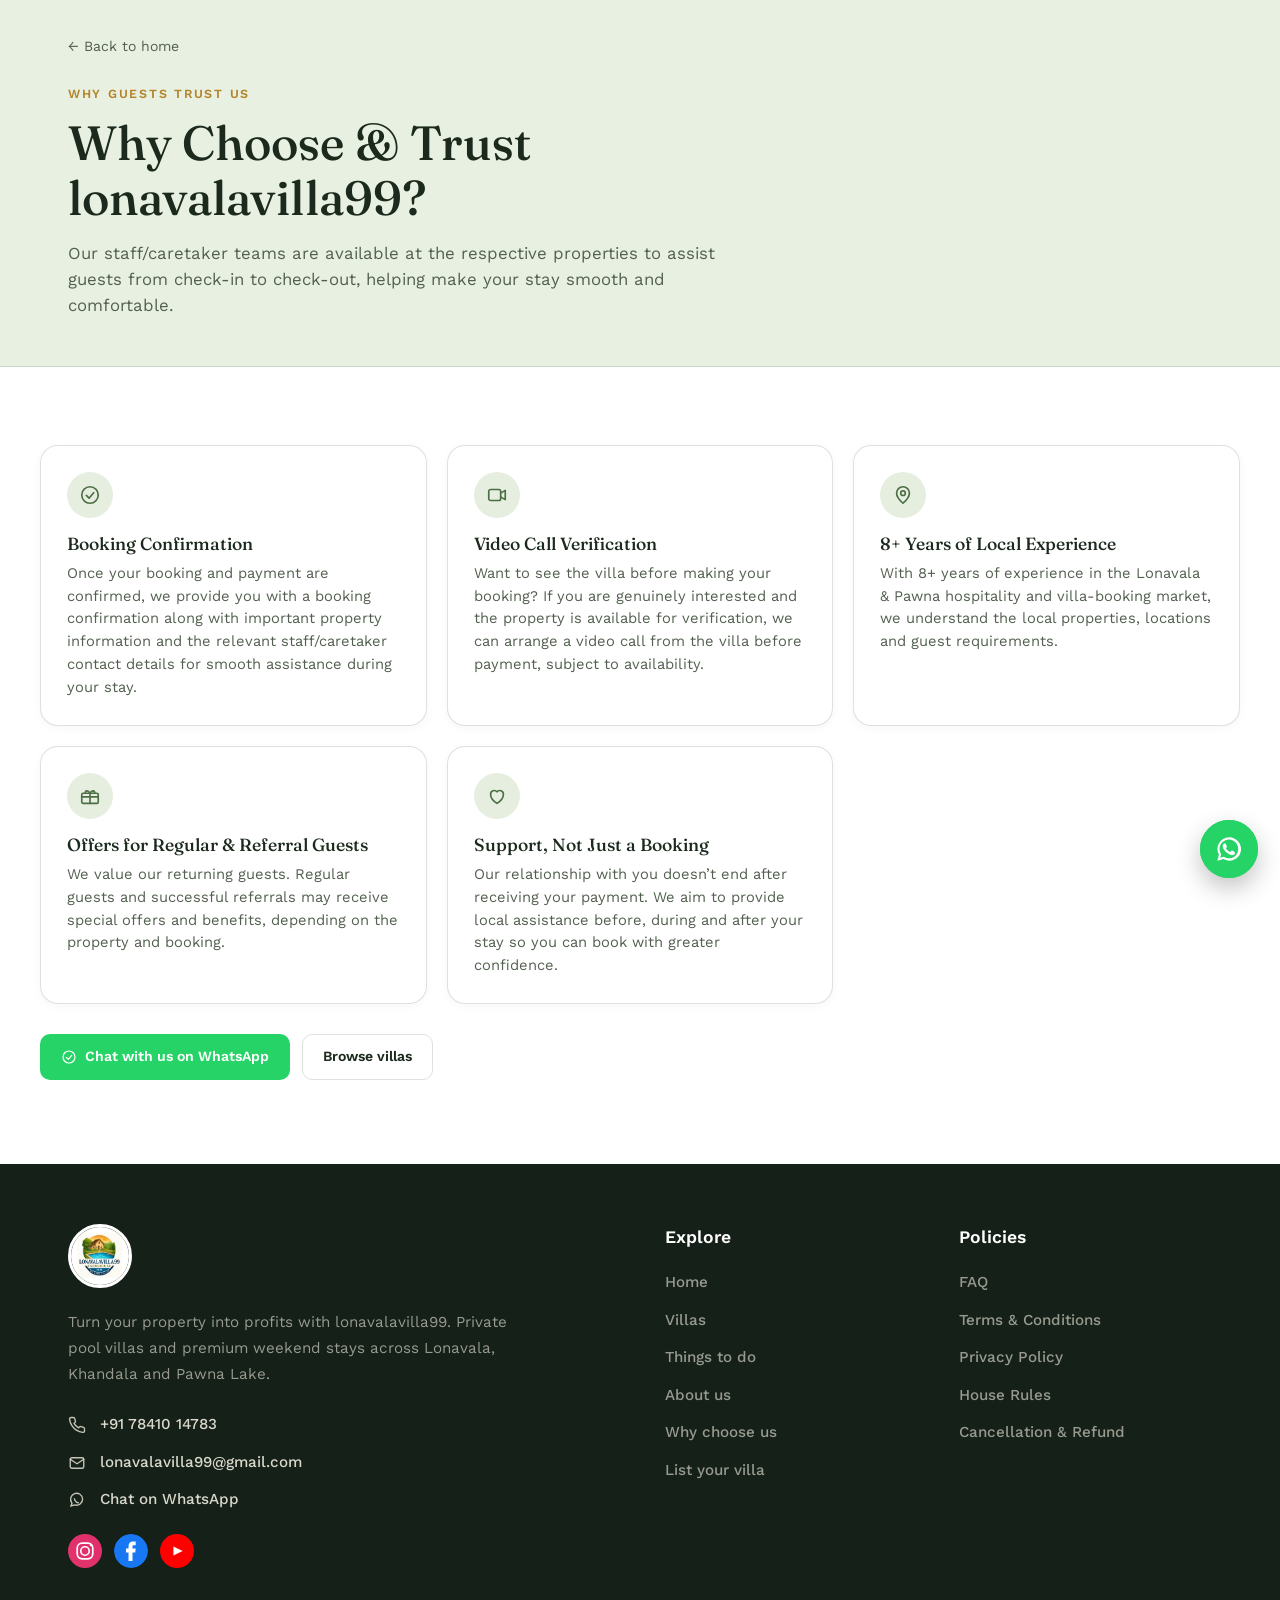
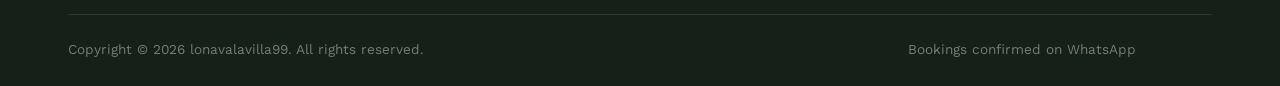
<file: why-us.html>
<!DOCTYPE html>
<html lang="en">
<head>
<meta charset="UTF-8">
<meta name="viewport" content="width=device-width, initial-scale=1.0">
<title>Why Choose &amp; Trust lonavalavilla99</title>
<meta name="description" content="On-site caretakers, booking confirmation with staff contacts, video-call verification and 8+ years of local Lonavala & Pawna experience.">
<meta name="robots" content="index, follow">
<link rel="icon" type="image/jpeg" href="logo/logo.jpg">
<link rel="apple-touch-icon" href="logo/logo.jpg">
<link rel="preconnect" href="https://fonts.googleapis.com">
<link rel="preconnect" href="https://fonts.gstatic.com" crossorigin>
<link href="https://fonts.googleapis.com/css2?family=Fraunces:ital,opsz,wght@0,9..144,400;0,9..144,500;0,9..144,600;1,9..144,500&family=Work+Sans:wght@400;500;600&display=swap" rel="stylesheet">
<link rel="stylesheet" href="style.css">
</head>
<body>
<main id="top">
<div class="sp" id="page-why-us">
    <div class="sp-hero">
      <div class="wrap">
        <a class="dv-back" href="index.html">← Back to home</a>
        <p class="sp-eyebrow">Why guests trust us</p>
        <h1>Why Choose &amp; Trust lonavalavilla99?</h1>
      <p class="sp-lede">Our staff/caretaker teams are available at the respective properties to assist guests from check-in to check-out, helping make your stay smooth and comfortable.</p>
      </div>
    </div>
    <div class="wrap sp-body">
      <div class="trust-grid">
        <div class="trust-card">
          <div class="trust-ic"><svg viewBox="0 0 24 24" fill="none" stroke="currentColor" stroke-width="1.8" stroke-linecap="round" stroke-linejoin="round"><circle cx="12" cy="12" r="9"/><path d="m8 12.5 3 3 5-6"/></svg></div>
          <h3>Booking Confirmation</h3>
          <p>Once your booking and payment are confirmed, we provide you with a booking confirmation along with important property information and the relevant staff/caretaker contact details for smooth assistance during your stay.</p>
        </div>
        <div class="trust-card">
          <div class="trust-ic"><svg viewBox="0 0 24 24" fill="none" stroke="currentColor" stroke-width="1.8" stroke-linecap="round" stroke-linejoin="round"><rect x="3" y="6" width="13" height="12" rx="2"/><path d="m16 10 5-3v10l-5-3"/></svg></div>
          <h3>Video Call Verification</h3>
          <p>Want to see the villa before making your booking? If you are genuinely interested and the property is available for verification, we can arrange a video call from the villa before payment, subject to availability.</p>
        </div>
        <div class="trust-card">
          <div class="trust-ic"><svg viewBox="0 0 24 24" fill="none" stroke="currentColor" stroke-width="1.8" stroke-linecap="round" stroke-linejoin="round"><path d="M12 21s-7-6.2-7-11a7 7 0 0 1 14 0c0 4.8-7 11-7 11Z"/><circle cx="12" cy="10" r="2.5"/></svg></div>
          <h3>8+ Years of Local Experience</h3>
          <p>With 8+ years of experience in the Lonavala &amp; Pawna hospitality and villa-booking market, we understand the local properties, locations and guest requirements.</p>
        </div>
        <div class="trust-card">
          <div class="trust-ic"><svg viewBox="0 0 24 24" fill="none" stroke="currentColor" stroke-width="1.8" stroke-linecap="round" stroke-linejoin="round"><rect x="3" y="9" width="18" height="11" rx="1.5"/><path d="M12 9v11M3 13h18M12 9c-2-4-6-3-5 0M12 9c2-4 6-3 5 0"/></svg></div>
          <h3>Offers for Regular &amp; Referral Guests</h3>
          <p>We value our returning guests. Regular guests and successful referrals may receive special offers and benefits, depending on the property and booking.</p>
        </div>
        <div class="trust-card">
          <div class="trust-ic"><svg viewBox="0 0 24 24" fill="none" stroke="currentColor" stroke-width="1.8" stroke-linecap="round" stroke-linejoin="round"><path d="M12 20s-7-4.4-7-10a4 4 0 0 1 7-2.6A4 4 0 0 1 19 10c0 5.6-7 10-7 10Z"/></svg></div>
          <h3>Support, Not Just a Booking</h3>
          <p>Our relationship with you doesn’t end after receiving your payment. We aim to provide local assistance before, during and after your stay so you can book with greater confidence.</p>
        </div>
      </div>
      <div class="sp-cta">
        <a class="btn btn-wa js-wa-link" href="#" target="_blank" rel="noopener"><svg style="width:16px;height:16px" viewBox="0 0 24 24" fill="none" stroke="currentColor" stroke-width="1.8" stroke-linecap="round" stroke-linejoin="round"><circle cx="12" cy="12" r="9"/><path d="m8 12.5 3 3 5-6"/></svg>Chat with us on WhatsApp</a>
        <a class="btn btn-outline" href="index.html#villas">Browse villas</a>
      </div>
    </div>
  </div>
</main>

<footer id="contact">
  <div class="wrap">
    <div class="footer-grid">
      <div class="footer-about">
        <img class="footer-logo" src="logo/logo.jpg" alt="lonavalavilla99 logo" width="64" height="64">
        <p class="footer-tag">Turn your property into profits with lonavalavilla99. Private pool villas and premium weekend stays across Lonavala, Khandala and Pawna Lake.</p>
        <ul class="footer-contact">
          <li>
            <svg viewBox="0 0 24 24" fill="none" stroke="currentColor" stroke-width="1.8" stroke-linecap="round" stroke-linejoin="round"><path d="M22 16.9v3a2 2 0 0 1-2.2 2 19.8 19.8 0 0 1-8.6-3.1 19.5 19.5 0 0 1-6-6A19.8 19.8 0 0 1 2.1 4.2 2 2 0 0 1 4.1 2h3a2 2 0 0 1 2 1.7c.1 1 .4 1.9.7 2.8a2 2 0 0 1-.5 2.1L8 9.9a16 16 0 0 0 6 6l1.3-1.3a2 2 0 0 1 2.1-.4c.9.3 1.8.6 2.8.7a2 2 0 0 1 1.7 2Z"/></svg>
            <a href="tel:+917841014783">+91 78410 14783</a>
          </li>
          <li>
            <svg viewBox="0 0 24 24" fill="none" stroke="currentColor" stroke-width="1.8" stroke-linecap="round" stroke-linejoin="round"><rect x="3" y="5" width="18" height="14" rx="2"/><path d="m3 7 9 6 9-6"/></svg>
            <a href="mailto:lonavalavilla99@gmail.com">lonavalavilla99@gmail.com</a>
          </li>
          <li>
            <svg viewBox="0 0 24 24" fill="none" stroke="currentColor" stroke-width="1.8"><path d="M4 20l1.3-3.9A8 8 0 1 1 9 18.6L4 20Z"/><path d="M8.5 9.7c0 3.4 2.8 6.2 6.2 6.2"/></svg>
            <a class="js-wa-link" href="#" target="_blank" rel="noopener">Chat on WhatsApp</a>
          </li>
        </ul>
        <div class="footer-social">
          <a href="https://www.instagram.com/lonavalavilla99" target="_blank" rel="noopener" aria-label="Follow us on Instagram">
            <svg viewBox="0 0 48 48">
              <defs><linearGradient id="igGradFoot" x1="0" y1="48" x2="48" y2="0">
                <stop offset="0%" stop-color="#FFDC80"/><stop offset="25%" stop-color="#FCAF45"/><stop offset="50%" stop-color="#E1306C"/><stop offset="75%" stop-color="#C13584"/><stop offset="100%" stop-color="#833AB4"/>
              </linearGradient></defs>
              <rect width="48" height="48" rx="12" fill="url(#igGradFoot)"/>
              <rect x="13" y="13" width="22" height="22" rx="7" fill="none" stroke="#fff" stroke-width="2.4"/>
              <circle cx="24" cy="24" r="6" fill="none" stroke="#fff" stroke-width="2.4"/>
              <circle cx="32.5" cy="15.5" r="1.8" fill="#fff"/>
            </svg>
          </a>
          <a href="https://www.facebook.com/share/1CdGbVf8nM/?mibextid=wwXIfr" target="_blank" rel="noopener" aria-label="Follow us on Facebook">
            <svg viewBox="0 0 48 48">
              <circle cx="24" cy="24" r="24" fill="#1877F2"/>
              <path d="M27 16h3.6V10.7h-3.9c-4 0-6.2 2.4-6.2 6.5v3.3h-3.6v5.6h3.6V38h5.6V26.1h3.9l.6-5.6h-4.5v-2.8c0-1.3.3-1.7 1.9-1.7Z" fill="#fff"/>
            </svg>
          </a>
          <a href="https://www.youtube.com/@lonavalavilla99" target="_blank" rel="noopener" aria-label="Subscribe on YouTube">
            <svg viewBox="0 0 48 48">
              <rect width="48" height="48" rx="12" fill="#FF0000"/>
              <path d="M19 17.5 32 24 19 30.5Z" fill="#fff"/>
            </svg>
          </a>
        </div>
      </div>
      <div>
        <h4>Explore</h4>
        <ul class="footer-links">
          <li><a href="index.html">Home</a></li>
          <li><a href="index.html#villas">Villas</a></li>
          <li><a href="things-to-do.html">Things to do</a></li>
          <li><a href="about.html">About us</a></li>
          <li><a href="why-us.html">Why choose us</a></li>
          <li><a href="index.html#list-with-us">List your villa</a></li>
        </ul>
      </div>
      <div>
        <h4>Policies</h4>
        <ul class="footer-links">
          <li><a href="index.html#faq">FAQ</a></li>
          <li><a href="terms.html">Terms &amp; Conditions</a></li>
          <li><a href="privacy.html">Privacy Policy</a></li>
          <li><a href="terms.html#terms-6">House Rules</a></li>
          <li><a href="cancellation.html">Cancellation &amp; Refund</a></li>
        </ul>
      </div>
    </div>
    <div class="footer-bottom">
      <span>Copyright © 2026 lonavalavilla99. All rights reserved.</span>
      <span>Bookings confirmed on WhatsApp</span>
    </div>
  </div>
</footer>

<div class="wa-wrap">
  <a class="wa-float js-wa-link" href="#" target="_blank" rel="noopener" aria-label="Chat with us on WhatsApp">
    <span class="ring" aria-hidden="true"></span>
    <svg viewBox="0 0 24 24" fill="currentColor"><path d="M12 2a10 10 0 0 0-8.6 15L2 22l5.2-1.4A10 10 0 1 0 12 2Zm0 18a8 8 0 0 1-4.1-1.1l-.3-.2-3.1.8.8-3-.2-.3A8 8 0 1 1 12 20Zm4.4-5.9c-.2-.1-1.4-.7-1.7-.8-.2-.1-.4-.1-.6.1-.2.2-.6.8-.8 1-.1.2-.3.2-.5.1-.2-.1-1-.4-2-1.2-.7-.7-1.2-1.5-1.4-1.7-.1-.2 0-.4.1-.5.1-.1.2-.3.4-.4.1-.2.2-.3.2-.5.1-.2 0-.4 0-.5 0-.1-.6-1.5-.8-2-.2-.5-.4-.4-.6-.4h-.5c-.2 0-.5.1-.7.3-.2.2-.9.9-.9 2.2 0 1.3.9 2.5 1.1 2.7.1.2 1.9 2.9 4.6 4 .6.3 1.1.4 1.5.6.6.2 1.2.2 1.6.1.5-.1 1.4-.6 1.6-1.1.2-.5.2-1 .1-1.1-.1-.1-.2-.2-.5-.3Z"/></svg>
  </a>
  <span class="wa-tooltip">Chat with us — usually reply in minutes</span>
</div>

<script>
  // Business WhatsApp number: country code first, no + or spaces.
  const WHATSAPP_NUMBER = "917841014783";
  const waLink = m => "https://wa.me/" + WHATSAPP_NUMBER + "?text=" + encodeURIComponent(m);
  document.querySelectorAll(".js-wa-link").forEach(el => {
    el.href = waLink("Hi! I'm looking to rent a villa in Lonavala. Could you help me find one that's available?");
  });
</script>

</body>
</html>
</file>
<file: style.css>
/* Lonavala Villa 99 — shared stylesheet used by index.html and every info page */
  :root{
    --page-bg:#FFFFFF;
    --surface:#FFFFFF;
    --ink-900:#1C2A1E;
    --ink-600:#52604F;
    --line:rgba(28,42,30,0.14);
    --moss-600:#4C6E44;
    --moss-100:#E6EEE0;
    --brass-500:#B4842A;
    --brass-100:#F5E7C6;
    --stone-500:#8B7458;
    --stone-100:#EFE5D5;
    --sage-100:#E8F0E2;
    --wa-green:#25D366;
    --wa-green-hover:#1FBE5C;
    --footer-bg:#152018;
    --footer-text:#F0ECDF;
    --radius-m:18px;
    --radius-s:10px;
  }

  *{box-sizing:border-box;}
  html{scroll-behavior:smooth;}
  body{
    margin:0;
    background:var(--page-bg);
    color:var(--ink-900);
    font-family:'Work Sans', sans-serif;
    line-height:1.55;
    -webkit-font-smoothing:antialiased;
  }
  h1,h2,h3{
    font-family:'Fraunces', serif;
    font-weight:500;
    line-height:1.15;
    margin:0;
    color:inherit;
  }
  p{margin:0;}
  a{color:inherit;}
  .wrap{max-width:1200px;margin:0 auto;padding:0 28px;}
  ::selection{background:var(--brass-500);color:#fff;}
  :focus-visible{outline:2px solid var(--brass-500);outline-offset:3px;}
  .sr-only{position:absolute;width:1px;height:1px;overflow:hidden;clip:rect(0 0 0 0);white-space:nowrap;}
  @media (prefers-reduced-motion: reduce){
    *{animation-duration:0.01ms !important; animation-iteration-count:1 !important; transition-duration:0.01ms !important; scroll-behavior:auto !important;}
  }

  /* ---------- BUTTONS ---------- */
  .btn{
    display:inline-flex;align-items:center;gap:8px;
    font-family:'Work Sans', sans-serif;font-weight:600;font-size:0.88rem;
    padding:11px 20px;border-radius:var(--radius-s);border:1px solid transparent;
    cursor:pointer;text-decoration:none;
    transition:transform .15s ease, background .15s ease;
  }
  .btn:active{transform:translateY(1px);}
  .btn-brass{background:var(--brass-500);color:#fff;box-shadow:0 6px 16px rgba(180,132,42,0.28);}
  .btn-brass:hover{background:#9c7124;box-shadow:0 8px 20px rgba(180,132,42,0.34);transform:translateY(-1px);}
  .btn-outline{background:transparent;border-color:var(--line);color:var(--ink-900);}
  .btn-outline:hover{border-color:var(--moss-600);color:var(--moss-600);}
  .btn-wa{background:var(--wa-green);color:#fff;}
  .btn-wa:hover{background:var(--wa-green-hover);}
  .btn-wa svg{width:16px;height:16px;flex:none;}
  .btn-block{width:100%;justify-content:center;}

  section{padding:70px 0;}
  .section-head{display:flex;justify-content:space-between;align-items:flex-end;gap:24px;margin-bottom:38px;flex-wrap:wrap;}
  .section-head h2{font-size:clamp(1.7rem, 3.2vw, 2.35rem);}
  .section-tag{color:var(--ink-600);font-size:0.9rem;max-width:400px;}

  /* ---------- PHOTO HERO ---------- */
  .hero-photo{
    position:relative;
    min-height:560px;
    display:flex;
    flex-direction:column;
    justify-content:center;
    overflow:hidden;
    color:#fff;
    padding:76px 0 86px;
  }
  .hero-photo-bg{
    position:absolute;inset:0;
    background:linear-gradient(180deg,#EFCE8C 0%,#E2A05C 32%,#4A3522 75%,#1C150E 100%);
  }
  .hero-photo-bg img{position:absolute;inset:0;width:100%;height:100%;object-fit:cover;}
  .hero-photo-overlay{
    position:absolute;inset:0;
    background:linear-gradient(180deg, rgba(10,16,12,0.18) 0%, rgba(10,16,12,0.12) 38%, rgba(10,16,12,0.72) 100%);
  }
  .hero-photo-content{position:relative;z-index:2;}
  .hero-photo-eyebrow{font-size:0.8rem;letter-spacing:0.12em;color:#F0D28A;margin-bottom:16px;}
  .hero-photo-title{
    font-family:'Fraunces', serif;font-weight:500;
    font-size:clamp(2.2rem, 6vw, 3.6rem);line-height:1.12;
    text-shadow:0 2px 20px rgba(0,0,0,0.3);margin-bottom:14px;
  }
  .hero-photo-title em{font-style:italic;color:#F0D28A;font-weight:400;}
  .hero-photo-sub{font-size:1.02rem;color:rgba(255,255,255,0.88);max-width:440px;margin-bottom:28px;text-shadow:0 1px 12px rgba(0,0,0,0.25);}
  .hero-photo-cta{display:inline-flex;}
  .hero-search{position:relative;z-index:3;margin-top:36px;}
  .hero-search-bar{
    background:#fff;border-radius:999px;
    box-shadow:0 20px 40px rgba(0,0,0,0.28);
    padding:9px 10px 9px 22px;
    display:flex;align-items:center;gap:10px;
    max-width:560px;
  }
  .hero-search-bar svg{width:18px;height:18px;color:var(--ink-600);flex:none;}
  .hero-search-bar input{
    border:none;outline:none;flex:1;background:transparent;
    font-family:'Work Sans', sans-serif;font-size:0.95rem;color:var(--ink-900);padding:11px 0;
  }
  .hero-search-bar input::placeholder{color:var(--ink-600);}
  @media (max-width:720px){
    .hero-photo{min-height:460px;padding:70px 0 54px;}
    .hero-search{margin-top:24px;}
  }

  /* ---------- QUICK STATS STRIP ---------- */
  .info-strip{background:var(--surface);border-bottom:1px solid var(--line);}
  .info-strip-inner{display:flex;flex-wrap:wrap;}
  .info-item{flex:1 1 170px;padding:22px 24px;border-right:1px solid var(--line);}
  .info-item:last-child{border-right:none;}
  .info-item b{font-family:'Fraunces', serif;font-size:1.5rem;font-weight:500;color:var(--brass-500);display:block;}
  .info-item span{font-size:0.8rem;color:var(--ink-600);}
  @media (max-width:720px){
    .info-item{flex:1 1 50%;border-right:none;border-bottom:1px solid var(--line);}
  }

  /* ---------- BENTO (legacy, unused by current hero) ---------- */
  .hero{padding-top:44px;padding-bottom:20px;}
  .bento{
    display:grid;
    grid-template-columns:repeat(4, 1fr);
    grid-template-areas:
      "a a b b"
      "a a c d"
      "e e f f";
    grid-auto-rows:132px;
    gap:18px;
  }
  .bento > *{
    border-radius:var(--radius-m);
    padding:26px;
    border:1px solid var(--line);
    display:flex;
    flex-direction:column;
    justify-content:center;
    overflow:hidden;
    position:relative;
    box-shadow:0 2px 10px rgba(28,42,30,0.05);
    transition:box-shadow .2s ease, transform .2s ease;
  }
  .bento > *:hover{box-shadow:0 10px 24px rgba(28,42,30,0.10);transform:translateY(-2px);}
  .bento-a{grid-area:a;background:var(--surface);justify-content:flex-start;gap:18px;}
  .bento-a .eyebrow{color:var(--brass-500);font-size:0.8rem;letter-spacing:0.01em;}
  .bento-a h1{font-size:clamp(1.9rem, 3.3vw, 2.7rem);letter-spacing:-0.01em;}
  .bento-a h1 em{font-style:italic;color:var(--moss-600);font-weight:400;}
  .bento-a p{color:var(--ink-600);font-size:1rem;max-width:440px;}
  .bento-a .ctas{display:flex;gap:12px;flex-wrap:wrap;margin-top:4px;}
  .bento-b{grid-area:b;background:var(--moss-100);padding:0;}
  .bento-b svg{width:100%;height:100%;}
  .bento-c{grid-area:c;background:var(--brass-100);}
  .bento-d{grid-area:d;background:var(--stone-100);}
  .bento-c b{font-family:'Fraunces', serif;font-size:1.7rem;font-weight:500;display:block;color:var(--brass-500);}
  .bento-d b{font-family:'Fraunces', serif;font-size:1.7rem;font-weight:500;display:block;color:var(--stone-500);}
  .bento-c span, .bento-d span{font-size:0.78rem;color:var(--ink-600);}
  .bento-e{grid-area:e;background:var(--footer-bg);border:1px solid var(--footer-bg);color:var(--footer-text);flex-direction:row;align-items:center;gap:16px;}
  .bento-e svg{width:34px;height:34px;flex:none;color:var(--wa-green);}
  .bento-e strong{font-family:'Fraunces', serif;font-size:1.1rem;font-weight:500;display:block;}
  .bento-e span{font-size:0.82rem;color:rgba(240,236,223,0.72);}
  .bento-f{grid-area:f;background:var(--sage-100);flex-direction:row;align-items:center;gap:14px;}
  .bento-f svg{width:30px;height:30px;flex:none;color:var(--moss-600);}
  .bento-f strong{font-size:0.95rem;display:block;}
  .bento-f span{font-size:0.8rem;color:var(--ink-600);}

  @media (max-width:860px){
    .bento{grid-template-columns:1fr;grid-template-areas:"a" "b" "c" "d" "e" "f";grid-auto-rows:auto;}
    .bento-b{height:150px;}
    .bento-c, .bento-d{height:100px;}
  }

  /* ---------- FILTERS ---------- */
  .filters{
    display:flex;
    flex-wrap:wrap;
    gap:14px;
    align-items:flex-end;
    background:var(--surface);
    border:1px solid var(--line);
    border-radius:var(--radius-m);
    padding:22px 24px;
    margin-bottom:36px;
  }
  .filter-field{display:flex;flex-direction:column;gap:6px;min-width:150px;}
  .filter-field label{font-size:0.76rem;color:var(--ink-600);}
  .filter-field select{
    background:var(--page-bg);
    border:1px solid var(--line);
    border-radius:var(--radius-s);
    padding:10px 12px;
    font-family:'Work Sans', sans-serif;
    font-size:0.88rem;
    color:var(--ink-900);
  }
  .filter-check{display:flex;align-items:center;gap:8px;padding-bottom:10px;font-size:0.88rem;}
  .filter-check input{width:16px;height:16px;accent-color:var(--moss-600);}
  .filter-reset{margin-left:auto;align-self:center;background:none;border:none;color:var(--moss-600);font-size:0.86rem;cursor:pointer;text-decoration:underline;padding:10px 4px;}
  .results-count{font-size:0.86rem;color:var(--ink-600);margin-bottom:22px;}

  /* ---------- VILLA BENTO GRID ---------- */
  .villa-grid{
    display:grid;
    grid-template-columns:repeat(3, 1fr);
    gap:24px;
  }
  .villa-card{
    background:var(--surface);
    border:1px solid var(--line);
    border-radius:var(--radius-m);
    overflow:hidden;
    display:flex;
    flex-direction:column;
    box-shadow:0 2px 8px rgba(28,42,30,0.04);
    transition:box-shadow .2s ease, transform .2s ease;
  }
  .villa-card:hover{box-shadow:0 20px 36px rgba(19,31,23,0.13);transform:translateY(-4px);}
  .villa-card.lg{grid-column:span 2;}
  .villa-card.lg .villa-art{height:230px;}
  .villa-art{height:170px;display:flex;align-items:center;justify-content:center;}
  .villa-art svg{width:100%;height:100%;display:block;}
  .villa-body{padding:22px 24px 24px;display:flex;flex-direction:column;gap:9px;flex:1;}
  .villa-loc{font-size:0.76rem;color:var(--stone-500);letter-spacing:0.02em;}
  .villa-card h3{font-size:1.28rem;}
  .villa-meta{font-size:0.85rem;color:var(--ink-600);}
  .villa-amenities{font-size:0.82rem;color:var(--ink-600);}
  .villa-price-row{display:flex;align-items:baseline;gap:6px;margin-top:6px;}
  .villa-price-row b{font-family:'Fraunces', serif;font-size:1.2rem;font-weight:500;color:var(--brass-500);}
  .villa-price-row span{font-size:0.76rem;color:var(--ink-600);}
  .villa-body .btn{margin-top:12px;}
  .no-results{
    grid-column:1 / -1;
    text-align:center;
    padding:56px 20px;
    color:var(--ink-600);
    border:1px dashed var(--line);
    border-radius:var(--radius-m);
  }
  @media (max-width:900px){
    .villa-grid{grid-template-columns:repeat(2,1fr);}
    .villa-card.lg{grid-column:span 2;}
  }
  @media (max-width:620px){
    .villa-grid{grid-template-columns:1fr;}
    .villa-card.lg{grid-column:span 1;}
  }

  /* ---------- PROMO TICKER ---------- */
  .ticker{
    background:var(--footer-bg);
    color:var(--footer-text);
    overflow:hidden;
    padding:13px 0;
    border-top:1px solid rgba(255,255,255,0.08);
    border-bottom:1px solid rgba(255,255,255,0.08);
  }
  .ticker-track{
    display:flex;
    width:max-content;
    animation:tickerScroll 24s linear infinite;
  }
  .ticker:hover .ticker-track{animation-play-state:paused;}
  .ticker-track span{
    display:flex;
    align-items:center;
    gap:10px;
    font-size:0.88rem;
    font-weight:600;
    letter-spacing:0.02em;
    white-space:nowrap;
    padding:0 28px;
  }
  .ticker-track span b{color:#D4A94B;font-family:'Fraunces', serif;font-weight:600;}
  .ticker-track span::after{content:"•";margin-left:28px;color:rgba(240,236,223,0.35);}
  @keyframes tickerScroll{
    from{transform:translateX(0);}
    to{transform:translateX(-50%);}
  }

  /* ---------- PARTNERS ---------- */
  .partners{background:var(--sage-100);}
  .partners .section-head{margin-bottom:30px;}
  .partner-row{
    display:flex;
    flex-wrap:wrap;
    align-items:center;
    justify-content:space-between;
    gap:20px;
  }
  .partner-logo{
    display:flex;
    align-items:center;
    justify-content:center;
    height:56px;
    flex:1 1 150px;
    max-width:200px;
    transition:transform .2s ease;
  }
  .partner-logo:hover{transform:translateY(-2px);}
  .partner-logo img{max-height:34px;max-width:100%;object-fit:contain;display:block;}
  .partner-logo .fallback-text{
    font-family:'Fraunces', serif;
    font-size:1.15rem;
    font-weight:600;
    color:var(--ink-900);
    letter-spacing:-0.01em;
  }
  @media (max-width:720px){
    .partner-row{justify-content:center;gap:30px 24px;}
    .partner-logo{flex:0 0 auto;}
  }

  /* ---------- SEO GUIDE ---------- */
  .guide{background:var(--surface);}
  .guide .wrap > p.lead{max-width:760px;color:var(--ink-600);font-size:1.02rem;margin-bottom:40px;}
  .area-grid{display:grid;grid-template-columns:repeat(4, 1fr);gap:22px;margin-bottom:52px;}
  .area-card{background:var(--surface);border:1px solid var(--line);border-radius:var(--radius-m);padding:22px;}
  .area-card h3{font-size:1.05rem;margin-bottom:8px;}
  .area-card p{font-size:0.86rem;color:var(--ink-600);}
  .season-row{display:grid;grid-template-columns:repeat(3,1fr);gap:22px;}
  .season-card{border-top:1px solid var(--line);padding-top:16px;}
  .season-card h3{font-size:1rem;margin-bottom:6px;}
  .season-card p{font-size:0.86rem;color:var(--ink-600);}
  @media (max-width:900px){.area-grid{grid-template-columns:repeat(2,1fr);}.season-row{grid-template-columns:1fr;}}
  @media (max-width:560px){.area-grid{grid-template-columns:1fr;}}

  /* ---------- FAQ ---------- */
  .faq-list{max-width:760px;display:flex;flex-direction:column;}
  .faq-item{border-bottom:1px solid var(--line);}
  .faq-item summary{
    cursor:pointer;
    padding:20px 4px;
    font-family:'Fraunces', serif;
    font-size:1.05rem;
    font-weight:500;
    list-style:none;
    display:flex;
    justify-content:space-between;
    align-items:center;
    gap:16px;
  }
  .faq-item summary::-webkit-details-marker{display:none;}
  .faq-item summary .plus{font-family:'Work Sans',sans-serif;font-size:1.3rem;color:var(--moss-600);flex:none;}
  .faq-item[open] summary .plus{transform:rotate(45deg);}
  .faq-item p{padding:0 4px 20px;color:var(--ink-600);font-size:0.92rem;max-width:680px;}

  /* ---------- FOOTER ---------- */
  footer{background:var(--footer-bg);color:rgba(240,236,223,0.72);padding:60px 0 26px;font-size:0.95rem;}
  .footer-grid{display:grid;grid-template-columns:2.2fr 1fr 1fr;gap:40px;padding-bottom:46px;border-bottom:1px solid rgba(255,255,255,0.1);}
  .footer-logo{width:64px;height:64px;border-radius:50%;object-fit:cover;border:3px solid #fff;display:block;margin-bottom:22px;}
  .footer-tag{max-width:460px;color:rgba(240,236,223,0.6);line-height:1.7;margin-bottom:26px;}
  .footer-contact{list-style:none;margin:0 0 22px;padding:0;display:flex;flex-direction:column;gap:14px;}
  .footer-contact li{display:flex;align-items:center;gap:14px;}
  .footer-contact svg{width:18px;height:18px;flex:none;color:rgba(240,236,223,0.8);}
  .footer-contact a{color:rgba(240,236,223,0.9);font-weight:500;text-decoration:none;}
  .footer-contact a:hover{color:#fff;}
  .footer-social{display:flex;gap:12px;}
  .footer-social a{width:34px;height:34px;border-radius:50%;overflow:hidden;display:block;transition:transform .15s ease;}
  .footer-social a:hover{transform:translateY(-2px);}
  .footer-social svg{width:100%;height:100%;display:block;}
  footer h4{color:#fff;font-size:1.1rem;font-weight:600;margin:0 0 20px;font-family:'Work Sans', sans-serif;}
  .footer-links{list-style:none;margin:0;padding:0;display:flex;flex-direction:column;gap:14px;}
  .footer-links a{color:rgba(240,236,223,0.6);font-weight:500;text-decoration:none;}
  .footer-links a:hover{color:#fff;}
  .footer-bottom{padding-top:24px;display:flex;justify-content:space-between;flex-wrap:wrap;gap:10px;font-size:0.85rem;color:rgba(240,236,223,0.45);}
  .footer-bottom span:last-child{margin-right:76px;}
  @media (max-width:820px){.footer-grid{grid-template-columns:1fr 1fr;}.footer-about{grid-column:1 / -1;}}
  @media (max-width:560px){.footer-grid{grid-template-columns:1fr;}.footer-bottom span:last-child{margin-right:0;}}

  /* ---------- FLOATING WHATSAPP ---------- */
  .wa-float{
    position:fixed;right:22px;bottom:22px;z-index:80;
    width:58px;height:58px;border-radius:50%;
    background:var(--wa-green);
    display:flex;align-items:center;justify-content:center;
    box-shadow:0 10px 24px rgba(0,0,0,0.24);
    text-decoration:none;color:#fff;border:none;cursor:pointer;
  }
  .wa-float svg{width:28px;height:28px;}
  .wa-float .ring{position:absolute;inset:0;border-radius:50%;border:2px solid var(--wa-green);animation:waPulse 2.4s ease-out infinite;}
  @keyframes waPulse{0%{transform:scale(1);opacity:0.6;}100%{transform:scale(1.7);opacity:0;}}
  .wa-tooltip{
    position:fixed;right:88px;bottom:38px;
    background:var(--footer-bg);color:#fff;
    padding:9px 14px;border-radius:var(--radius-s);font-size:0.82rem;white-space:nowrap;
    z-index:80;opacity:0;transform:translateX(6px);
    transition:opacity .18s ease, transform .18s ease;pointer-events:none;
  }
  .wa-wrap:hover .wa-tooltip{opacity:1;transform:translateX(0);}

  @media (max-width:720px){
    .filters{flex-direction:column;align-items:stretch;}
    .filter-reset{margin-left:0;align-self:flex-start;}
  }

  /* ---------- CARD DETAILS ---------- */
  .villa-art{position:relative;overflow:hidden;}
  .villa-slider{position:absolute;inset:0;}
  .slide{position:absolute;inset:0;width:100%;height:100%;object-fit:cover;opacity:0;transition:opacity .6s ease;}
  .slide.active{opacity:1;}
  .slide svg{width:100%;height:100%;display:block;}
  .slider-dots{position:absolute;bottom:10px;left:50%;transform:translateX(-50%);display:flex;gap:6px;z-index:3;}
  .dot{width:7px;height:7px;border-radius:50%;background:rgba(255,255,255,0.6);border:none;padding:0;cursor:pointer;transition:all .2s ease;}
  .dot.active{background:#fff;width:18px;border-radius:4px;}
  .slider-arrow{position:absolute;top:50%;transform:translateY(-50%);width:28px;height:28px;border-radius:50%;background:rgba(255,255,255,0.9);border:none;display:flex;align-items:center;justify-content:center;cursor:pointer;opacity:0;transition:opacity .2s ease;z-index:3;padding:0;}
  .villa-art:hover .slider-arrow{opacity:1;}
  .slider-arrow.prev{left:8px;}
  .slider-arrow.next{right:8px;}
  .slider-arrow svg{width:14px;height:14px;color:var(--ink-900);}
  .rating-badge{position:absolute;top:12px;right:12px;z-index:4;background:var(--surface);color:var(--ink-900);font-size:0.78rem;font-weight:600;padding:5px 10px;border-radius:999px;box-shadow:0 2px 8px rgba(28,42,30,0.14);}
  .rating-badge small{font-weight:400;color:var(--ink-600);}
  .chip-list{list-style:none;margin:2px 0 0;padding:0;display:flex;flex-wrap:wrap;gap:6px;}
  .chip-list li{font-size:0.75rem;color:var(--moss-600);background:var(--moss-100);border-radius:999px;padding:4px 10px;}
  .villa-nearby{font-size:0.78rem;color:var(--ink-600);}
  .villa-body button.btn{font-size:0.88rem;}

  /* ---------- BOOKING MODAL ---------- */
  .modal{position:fixed;inset:0;z-index:100;background:rgba(21,32,24,0.55);display:flex;align-items:center;justify-content:center;padding:20px;}
  .modal[hidden]{display:none;}
  .modal-card{position:relative;background:var(--surface);border-radius:var(--radius-m);width:100%;max-width:460px;padding:30px 28px 28px;box-shadow:0 30px 60px rgba(0,0,0,0.25);max-height:92vh;overflow:auto;}
  .modal-close{position:absolute;top:12px;right:14px;background:none;border:none;font-size:1.8rem;line-height:1;cursor:pointer;color:var(--ink-600);}
  .modal-eyebrow{font-size:0.78rem;color:var(--brass-500);margin-bottom:6px;}
  .modal-card h3{font-size:1.5rem;}
  .modal-sub{font-size:0.86rem;color:var(--ink-600);margin:4px 0 20px;}
  .m-row{display:grid;grid-template-columns:1fr 1fr;gap:14px;margin-bottom:14px;}
  .m-field{display:flex;flex-direction:column;gap:6px;}
  .m-field label{font-size:0.76rem;color:var(--ink-600);}
  .m-field input{border:1px solid var(--line);border-radius:var(--radius-s);padding:11px 12px;font-family:'Work Sans',sans-serif;font-size:0.9rem;color:var(--ink-900);background:var(--page-bg);width:100%;}
  .m-summary{font-size:0.86rem;color:var(--moss-600);font-weight:500;min-height:1.3em;margin-bottom:6px;}
  .m-error{font-size:0.82rem;color:#B3261E;min-height:1.2em;margin-bottom:10px;}
  @media (max-width:480px){.m-row{grid-template-columns:1fr;}}
  .m-field select, .m-field textarea{border:1px solid var(--line);border-radius:var(--radius-s);padding:11px 12px;font-family:'Work Sans',sans-serif;font-size:0.9rem;color:var(--ink-900);background:var(--page-bg);width:100%;}
  .m-field textarea{resize:vertical;}
  .list-form{
    background:var(--surface);border:1px solid var(--line);border-radius:var(--radius-m);
    padding:30px 28px;max-width:720px;
  }

  /* ---------- LOGO (offer popup) ---------- */
  .offer-top .logo{object-fit:contain;border-radius:10px;}

  /* ---------- OFFER POPUP ---------- */
  .offer{position:fixed;inset:0;z-index:110;background:rgba(21,32,24,0.6);display:flex;align-items:center;justify-content:center;padding:20px;animation:offerFade .3s ease;}
  .offer[hidden]{display:none;}
  @keyframes offerFade{from{opacity:0;}to{opacity:1;}}
  @keyframes offerRise{from{opacity:0;transform:translateY(18px) scale(.97);}to{opacity:1;transform:none;}}
  .offer-card{position:relative;width:100%;max-width:400px;background:var(--surface);border-radius:22px;overflow:hidden;box-shadow:0 30px 70px rgba(0,0,0,0.32);animation:offerRise .38s ease;max-height:94vh;overflow-y:auto;}
  .offer-close{position:absolute;top:10px;right:12px;z-index:2;width:34px;height:34px;border-radius:50%;border:none;background:rgba(255,255,255,0.14);color:#F0ECDF;font-size:1.5rem;line-height:1;cursor:pointer;}
  .offer-close:hover{background:rgba(255,255,255,0.26);}
  .offer-top{background:linear-gradient(160deg,#1E3325,#152018);color:#F0ECDF;text-align:center;padding:30px 24px 26px;}
  .offer-top .logo{margin:0 auto 12px;}
  .offer-tag{font-size:0.74rem;letter-spacing:0.16em;text-transform:uppercase;color:#D4A94B;}
  .offer-big{font-family:'Fraunces',serif;font-size:1.6rem;margin-top:6px;}
  .offer-big span{font-size:4.6rem;font-weight:600;color:#D4A94B;line-height:1;margin-right:4px;}
  .offer-sub{font-size:0.9rem;color:rgba(240,236,223,0.78);margin-top:4px;}
  .offer-body{padding:24px 26px 22px;text-align:center;}
  .offer-body h3{font-size:1.25rem;margin-bottom:8px;}
  .offer-body > p{font-size:0.9rem;color:var(--ink-600);margin-bottom:18px;}
  .offer-body b{color:var(--brass-500);letter-spacing:0.04em;}
  .offer-skip{background:none;border:none;color:var(--ink-600);font-size:0.86rem;cursor:pointer;margin-top:12px;text-decoration:underline;font-family:inherit;}
  .offer-fine{font-size:0.7rem;color:var(--ink-600);margin-top:10px;opacity:0.85;}

  .villa-body .btn + .btn{margin-top:8px;}

  /* ---------- VILLA DETAIL VIEW ---------- */
  .detail-view[hidden]{display:none;}
  .dv-wrap{padding-top:28px;}
  .dv-back{display:inline-flex;align-items:center;gap:6px;font-size:0.88rem;color:var(--ink-600);text-decoration:none;margin-bottom:16px;}
  .dv-back:hover{color:var(--moss-600);}
  .dv-gallery{margin-bottom:24px;}
  .dv-stage{position:relative;border-radius:var(--radius-m);overflow:hidden;background:var(--stone-100);aspect-ratio:16/8;}
  .dv-stage img{width:100%;height:100%;object-fit:cover;display:block;}
  .dv-nav{position:absolute;top:50%;transform:translateY(-50%);width:40px;height:40px;border-radius:50%;border:none;background:rgba(255,255,255,0.92);cursor:pointer;display:flex;align-items:center;justify-content:center;box-shadow:0 4px 14px rgba(0,0,0,0.18);padding:0;}
  .dv-nav.prev{left:14px;}
  .dv-nav.next{right:14px;}
  .dv-nav svg{width:18px;height:18px;color:var(--ink-900);}
  .dv-count{position:absolute;right:16px;bottom:14px;background:rgba(21,32,24,0.72);color:#fff;font-size:0.82rem;font-weight:600;padding:6px 14px;border-radius:999px;}
  .dv-thumbs{display:flex;gap:10px;margin-top:10px;overflow-x:auto;padding-bottom:4px;}
  .dv-thumb{flex:0 0 96px;height:64px;border-radius:10px;overflow:hidden;border:2px solid transparent;padding:0;cursor:pointer;background:none;opacity:0.7;}
  .dv-thumb.active{border-color:var(--brass-500);opacity:1;}
  .dv-thumb img{width:100%;height:100%;object-fit:cover;display:block;}
  .dv-loading,.dv-nophoto{aspect-ratio:16/8;border-radius:var(--radius-m);background:var(--stone-100);display:flex;align-items:center;justify-content:center;color:var(--ink-600);font-size:0.95rem;}
  .dv-titlebar{display:flex;justify-content:space-between;align-items:flex-start;gap:16px;flex-wrap:wrap;}
  .dv-title{font-size:clamp(1.7rem,3.6vw,2.5rem);}
  .dv-loc{margin-top:10px;display:flex;align-items:center;flex-wrap:wrap;gap:6px 16px;color:var(--ink-600);}
  .dv-pin{display:inline-flex;align-items:center;gap:6px;}
  .dv-pin svg{width:16px;height:16px;color:var(--brass-500);}
  .dv-rate{color:var(--ink-900);font-weight:600;}
  .dv-rate b{color:var(--brass-500);}
  #dvShare{padding:9px 16px;}
  #dvShare svg{width:16px;height:16px;}
  .dv-chips{display:flex;flex-wrap:wrap;gap:10px;margin:18px 0 6px;}
  .dv-chip{display:inline-flex;align-items:center;gap:8px;border:1px solid var(--line);border-radius:999px;padding:9px 16px;font-size:0.9rem;font-weight:500;background:var(--surface);}
  .dv-chip svg{width:18px;height:18px;color:var(--brass-500);}
  .dv-tabs{position:sticky;top:0;z-index:40;background:var(--surface);border-bottom:1px solid var(--line);margin-top:18px;}
  .dv-tabs .wrap{display:flex;gap:6px;overflow-x:auto;}
  .dv-tabs a{padding:18px 18px;font-weight:600;font-size:0.95rem;color:var(--ink-600);text-decoration:none;border-bottom:3px solid transparent;white-space:nowrap;}
  .dv-tabs a.active{color:var(--ink-900);border-bottom-color:var(--brass-500);}
  .dv-body{display:grid;grid-template-columns:minmax(0,1fr) 340px;gap:40px;padding-top:34px;padding-bottom:70px;align-items:start;}
  .dv-section{scroll-margin-top:72px;padding:0 0 38px;}
  .dv-section h2{font-size:1.5rem;margin-bottom:14px;}
  .dv-section > p{color:var(--ink-600);}
  .dv-badges{display:flex;flex-wrap:wrap;gap:10px;margin:18px 0 22px;}
  .dv-badge{display:inline-flex;align-items:center;gap:8px;border-radius:999px;padding:8px 16px;font-size:0.86rem;font-weight:600;}
  .dv-badge svg{width:16px;height:16px;}
  .dv-badge.green{background:var(--moss-100);color:var(--moss-600);}
  .dv-badge.brass{background:var(--brass-100);color:#7a5a14;}
  .dv-badge.stone{background:var(--stone-100);color:#6b573d;}
  .dv-cards{display:grid;grid-template-columns:repeat(3,1fr);gap:16px;}
  .dv-card{background:var(--surface);border:1px solid var(--line);border-radius:14px;padding:18px;}
  .dv-card b{display:block;font-family:'Fraunces',serif;font-size:1.1rem;font-weight:600;color:var(--ink-900);}
  .dv-card span{font-size:0.84rem;color:var(--ink-600);}
  .dv-amen{list-style:none;margin:0;padding:0;display:grid;grid-template-columns:repeat(auto-fill,minmax(210px,1fr));gap:12px;}
  .dv-amen li{display:flex;align-items:center;gap:10px;font-size:0.92rem;}
  .dv-amen svg{width:18px;height:18px;color:var(--moss-600);flex:none;}
  .dv-nearby{list-style:none;margin:0 0 18px;padding:0;display:flex;flex-direction:column;gap:10px;}
  .dv-nearby li{display:flex;align-items:center;gap:10px;color:var(--ink-600);}
  .dv-nearby svg{width:16px;height:16px;color:var(--brass-500);flex:none;}
  .dv-side{position:sticky;top:84px;background:var(--surface);border:1px solid var(--line);border-radius:var(--radius-m);padding:24px;box-shadow:0 10px 30px rgba(28,42,30,0.08);}
  .dv-price b{font-family:'Fraunces',serif;font-size:1.9rem;font-weight:500;color:var(--brass-500);}
  .dv-price span{display:block;font-size:0.82rem;color:var(--ink-600);}
  .dv-side .btn{margin-top:14px;}
  .dv-note{font-size:0.78rem;color:var(--ink-600);margin-top:14px;}
  @media (max-width:900px){
    .dv-body{grid-template-columns:1fr;}
    .dv-side{position:static;order:-1;}
    .dv-cards{grid-template-columns:1fr;}
    .dv-stage,.dv-loading,.dv-nophoto{aspect-ratio:4/3;}
  }

  /* ---------- SUB-PAGES (things to do, about, policies) ---------- */
  .page-view[hidden], .sp[hidden]{display:none;}
  .sp-hero{background:var(--sage-100);padding:34px 0 48px;border-bottom:1px solid var(--line);}
  .sp-hero .dv-back{margin-bottom:26px;}
  .sp-eyebrow{font-size:0.78rem;letter-spacing:0.14em;color:var(--brass-500);font-weight:600;margin-bottom:12px;text-transform:uppercase;}
  .sp-hero h1{font-size:clamp(2rem,4.6vw,3rem);margin-bottom:14px;max-width:760px;}
  .sp-lede{max-width:700px;color:var(--ink-600);font-size:1.05rem;}
  .sp-body{padding:48px 0 84px;}
  .prose{max-width:780px;}
  .prose h2{font-size:1.35rem;margin:38px 0 12px;}
  .prose h2:first-child{margin-top:0;}
  .prose h3{font-size:1.05rem;margin:22px 0 10px;}
  .prose p{color:var(--ink-600);margin-bottom:14px;}
  .prose ul{margin:0 0 14px;padding-left:20px;color:var(--ink-600);}
  .prose li{margin-bottom:8px;}
  .prose li ul{margin-top:8px;}
  .prose a{color:var(--moss-600);}
  .prose strong{color:var(--ink-900);}
  .sp-cta{margin-top:30px;display:flex;gap:12px;flex-wrap:wrap;}
  .trust-grid{display:grid;grid-template-columns:repeat(auto-fit,minmax(290px,1fr));gap:20px;margin-top:30px;}
  .trust-card{border:1px solid var(--line);border-radius:var(--radius-m);padding:26px;background:var(--surface);box-shadow:0 2px 8px rgba(28,42,30,0.04);}
  .trust-ic{width:46px;height:46px;border-radius:50%;background:var(--moss-100);color:var(--moss-600);display:flex;align-items:center;justify-content:center;margin-bottom:16px;}
  .trust-ic svg{width:22px;height:22px;}
  .trust-card h3{font-size:1.1rem;margin-bottom:8px;}
  .trust-card p{font-size:0.92rem;color:var(--ink-600);}

  .hl-row{display:grid;grid-template-columns:repeat(3,1fr);gap:18px;margin-bottom:46px;}
  .hl-tile{border-radius:var(--radius-m);padding:26px;min-height:160px;color:#fff;display:flex;flex-direction:column;justify-content:flex-end;gap:6px;}
  .hl-tile b{font-family:'Fraunces',serif;font-size:1.25rem;font-weight:500;}
  .hl-tile span{font-size:0.88rem;color:rgba(255,255,255,0.85);}
  .hl-1{background:linear-gradient(160deg,#2A3F2B,#4C6E44);}
  .hl-2{background:linear-gradient(160deg,#1F4A4A,#3C7D74);}
  .hl-3{background:linear-gradient(160deg,#2B3E55,#5A7D9A);}
  .ttd-filters{display:flex;flex-wrap:wrap;gap:10px;margin-bottom:14px;}
  .ttd-chip{border:1px solid var(--line);background:var(--surface);color:var(--ink-900);border-radius:999px;padding:9px 18px;font-family:'Work Sans',sans-serif;font-size:0.9rem;font-weight:500;cursor:pointer;transition:background .15s ease,color .15s ease;}
  .ttd-chip:hover{border-color:var(--moss-600);}
  .ttd-chip.active{background:var(--ink-900);color:#fff;border-color:var(--ink-900);}
  .ttd-count{font-size:0.86rem;color:var(--ink-600);margin-bottom:22px;}
  .ttd-grid{display:grid;grid-template-columns:repeat(auto-fill,minmax(300px,1fr));gap:22px;}
  .ttd-card{background:var(--surface);border:1px solid var(--line);border-radius:var(--radius-m);overflow:hidden;display:flex;flex-direction:column;box-shadow:0 2px 8px rgba(28,42,30,0.04);}
  .ttd-card img{width:100%;aspect-ratio:16/9;object-fit:cover;display:block;background:var(--stone-100);}
  .ttd-body{padding:22px 22px 24px;display:flex;flex-direction:column;gap:10px;flex:1;}
  .ttd-tag{align-self:flex-start;font-size:0.68rem;letter-spacing:0.12em;font-weight:600;padding:4px 10px;border-radius:999px;background:var(--moss-100);color:var(--moss-600);text-transform:uppercase;}
  .ttd-tag.c-fort{background:var(--stone-100);color:#6b573d;}
  .ttd-tag.c-lake,.ttd-tag.c-waterfall{background:#E1EEF0;color:#2D6A6A;}
  .ttd-tag.c-cave{background:var(--brass-100);color:#7a5a14;}
  .ttd-tag.c-family{background:#F6E3E0;color:#9A4A3F;}
  .ttd-card h3{font-size:1.2rem;}
  .ttd-card p{font-size:0.9rem;color:var(--ink-600);}
  .ttd-meta{list-style:none;margin:2px 0 6px;padding:0;display:flex;flex-direction:column;gap:7px;font-size:0.84rem;color:var(--ink-600);}
  .ttd-meta li{display:flex;align-items:center;gap:8px;}
  .ttd-meta svg{width:15px;height:15px;color:var(--brass-500);flex:none;}
  .ttd-card .btn{margin-top:auto;}
  @media (max-width:760px){.hl-row{grid-template-columns:1fr;}}

  /* ---------- HOST BANNER ---------- */
  .host-card{--host-bg:#203B6E;--host-btn:#5687CB;--host-btn-hover:#4A79BC;--host-eyebrow:#A5B1C5;--host-text:#BBC3D5;background:var(--host-bg);color:#fff;border-radius:24px;padding:64px;display:flex;align-items:center;justify-content:space-between;gap:32px;flex-wrap:wrap;}
  .host-eyebrow{font-size:0.78rem;letter-spacing:0.3em;text-transform:uppercase;color:var(--host-eyebrow);margin-bottom:18px;font-weight:500;}
  .host-card h2{font-style:italic;font-weight:500;font-size:clamp(1.9rem,3.8vw,2.9rem);margin-bottom:16px;}
  .host-text{max-width:440px;color:var(--host-text);font-size:1.02rem;}
  .host-btn{background:var(--host-btn);color:#fff;padding:11px 26px;border-radius:16px;font-size:1rem;box-shadow:none;}
  .host-btn:hover{background:var(--host-btn-hover);box-shadow:none;transform:none;}
  @media (max-width:720px){.host-card{padding:40px 28px;}.host-btn{width:100%;justify-content:center;}}
</file>
